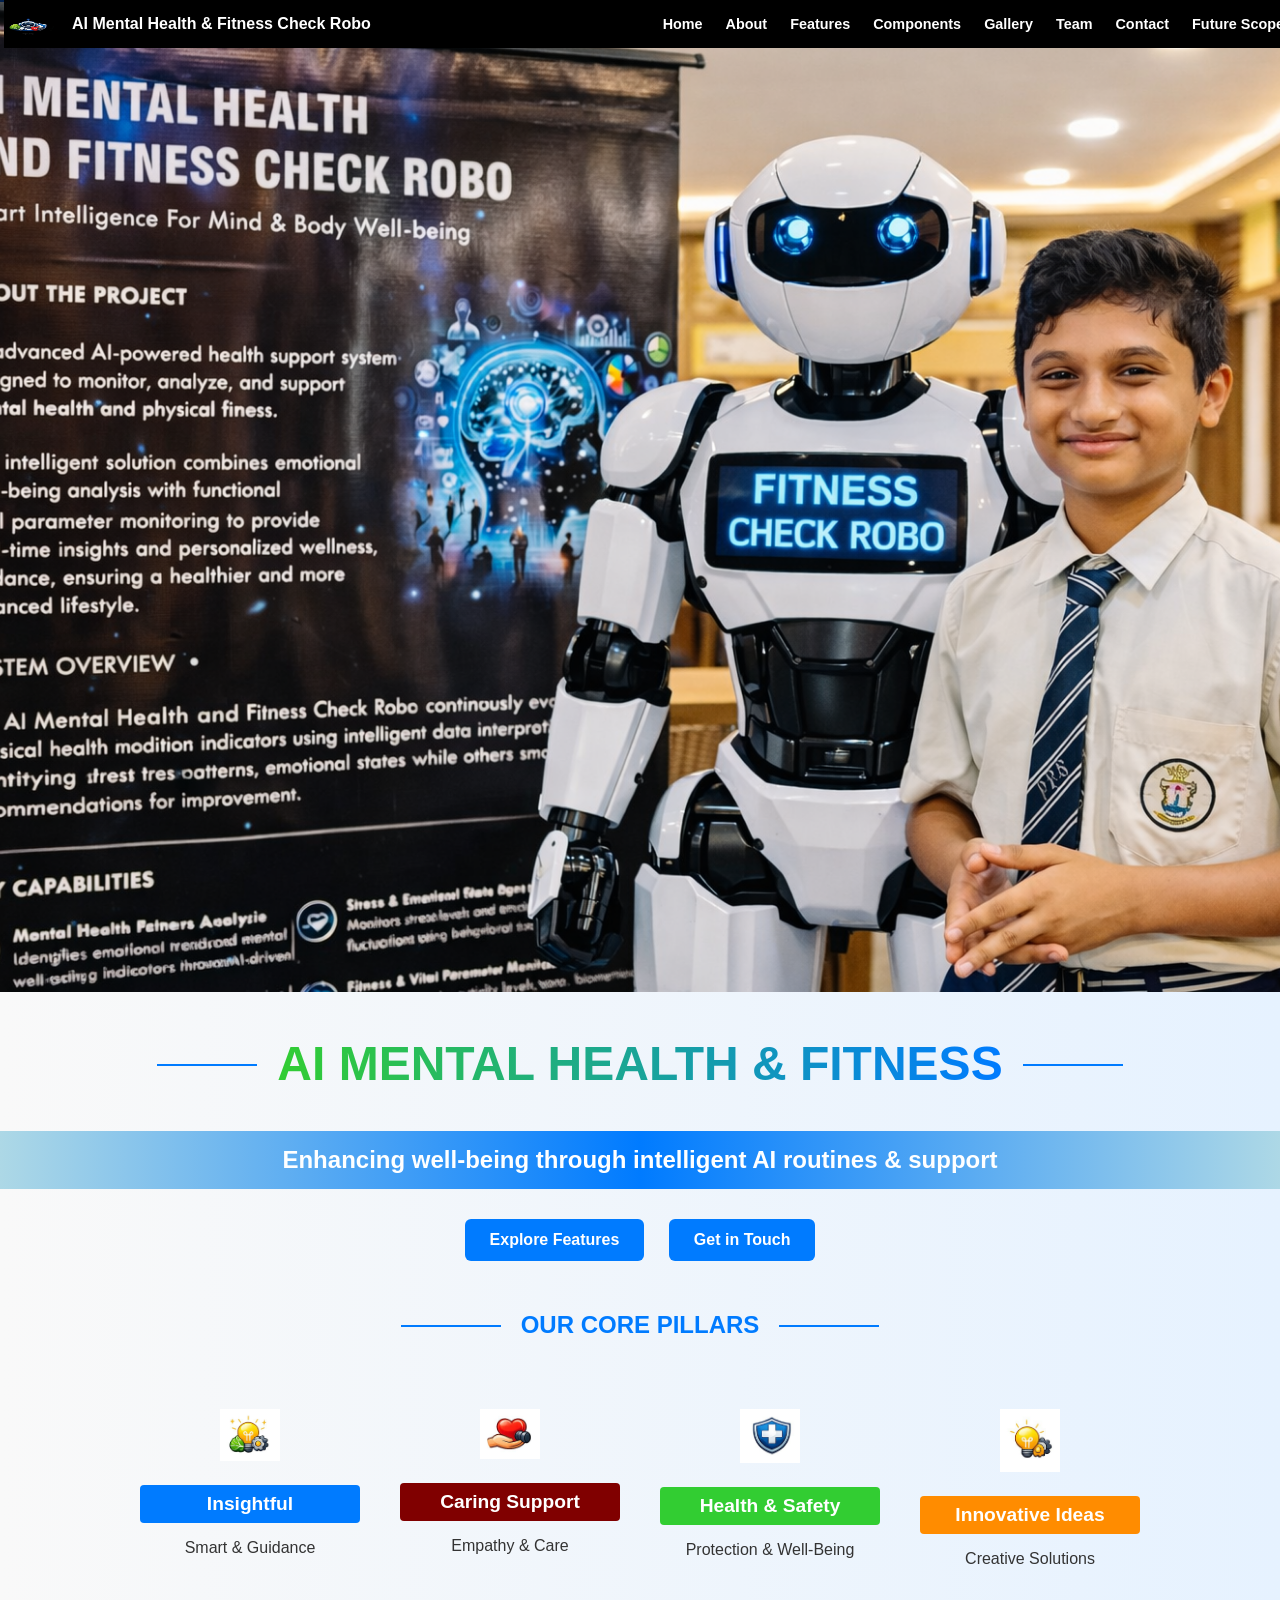
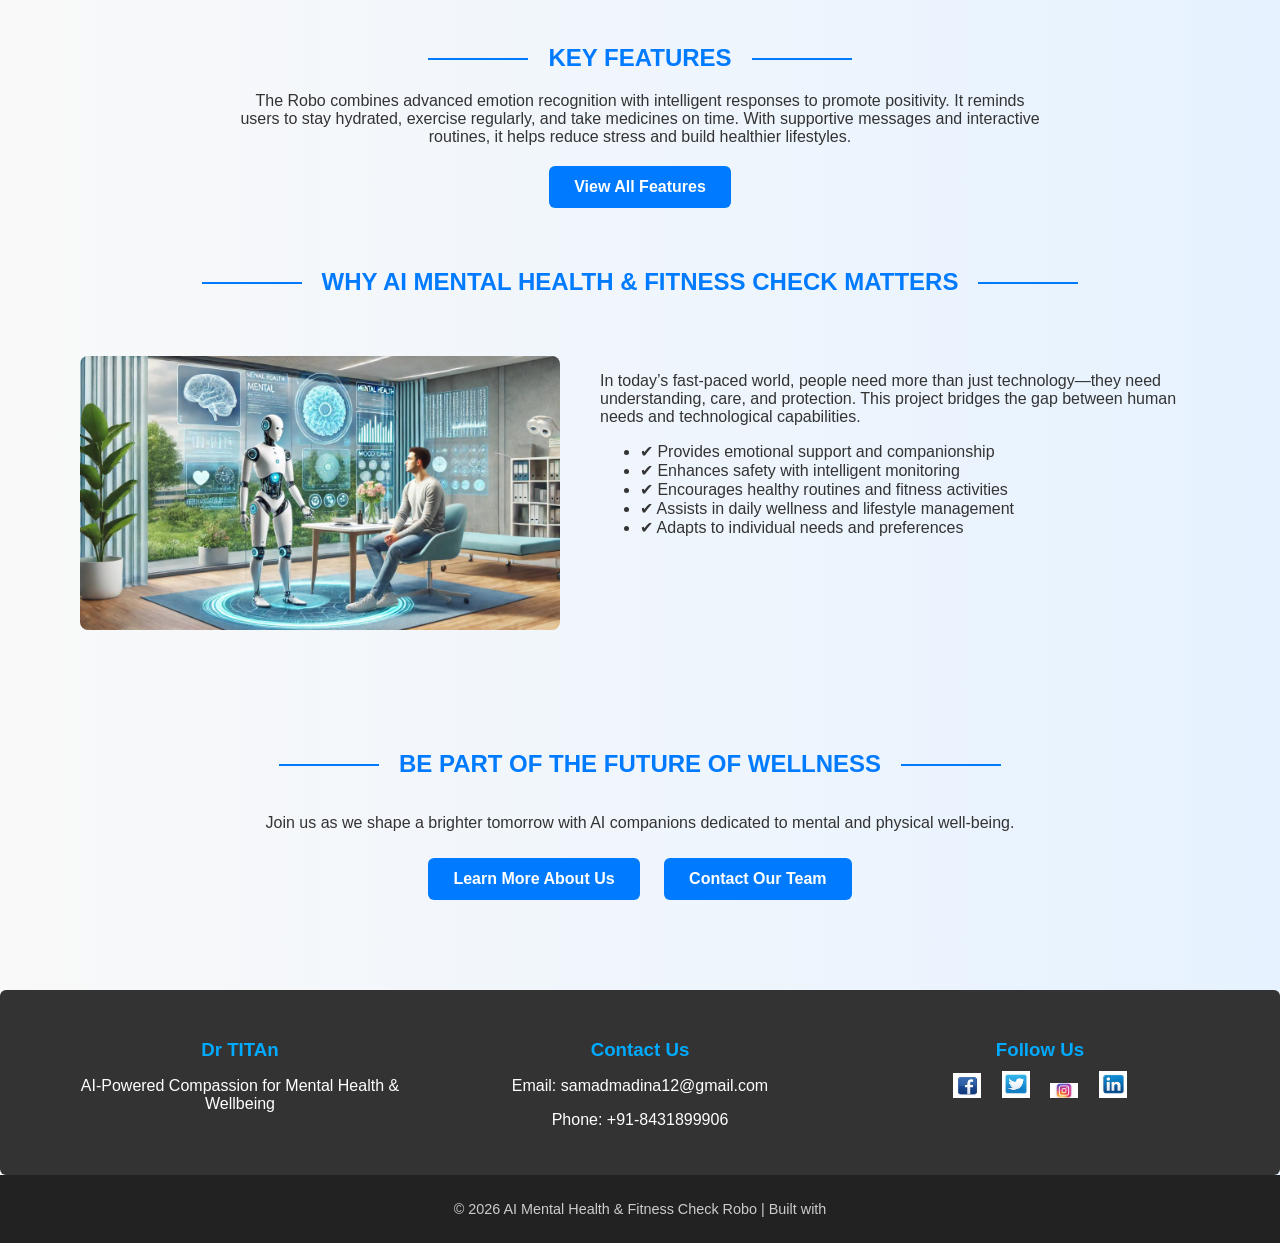
<file: index.html>
<!DOCTYPE html>
<html lang="en">
<head>
  <meta charset="UTF-8">
  <title>AI Mental Health & Fitness Check Robo</title>
  <style>
    body {
      margin: 0;
      font-family: 'Segoe UI', sans-serif;
      background: linear-gradient(to right, #f9f9f9, #e6f2ff); /* light white-blue gradient */
      color: #333;
    }
    /* Header */
    header {
      background-color: #001f4d;
      color: white;
      padding: 1px 4px;
      display: flex;
      justify-content: space-between;
      align-items: center;
    }
    header img { width: 50px; margin-right: 10px; }
    header .logo { display: flex; align-items: center; }
    header h1 { margin: 0; font-size: 1.3em; color: #fff; }
    nav a { color: white; margin-left: 20px; text-decoration: none; font-weight: bold; }

    /* Hero Section */
    .hero { text-align: center; padding: 0; }
    .hero img {
  width: 100%;
  height: 110vh;            /* fills 80% of the screen height */
  object-fit: cover;       /* ensures the image fills without distortion */
  object-position: center top; /* adjust to show more top */
  margin-bottom: 0;
}

    .hero h2 {
      font-size: 3em;
      background: linear-gradient(to right, #32CD32, #007BFF);
      -webkit-background-clip: text;
      -webkit-text-fill-color: transparent;
      font-weight: bold;
    }
    .tagline {
      background: linear-gradient(to right, #add8e6, #007BFF, #add8e6);
      color: white;
      font-size: 1.5em;
      font-weight: bold;
      padding: 15px;
      margin: 20px 0;
    }
    .hero-buttons a {
      display: inline-block;
      margin: 10px;
      padding: 12px 25px;
      border-radius: 6px;
      text-decoration: none;
      font-weight: bold;
      background-color: #007BFF;
      color: white;
      transition: background-color 0.3s;
    }
    .hero-buttons a:hover { background-color: #0056b3; }

    /* Section Headings */
    h2 {
      text-align: center;
      color: #007BFF;
      margin: 40px 0 20px;
      position: relative;
      display: inline-block;
    }
    h2::before, h2::after {
      content: "";
      position: absolute;
      top: 50%;
      width: 100px;
      height: 2px;
      background: #007BFF;
    }
    h2::before { left: -120px; }
    h2::after { right: -120px; }

    /* Core Pillars */
    .pillars { display: flex; flex-wrap: wrap; justify-content: center; margin-top: 30px; }
    .pillar { width: 220px; margin: 20px; text-align: center; }
    .pillar img { width: 60px; margin-bottom: 10px; }
    .pillar h3 {
      margin: 10px 0;
      font-size: 1.2em;
      color: white;
      padding: 8px;
      border-radius: 4px;
      transition: transform 0.3s, background-color 0.3s;
}

.pillar h3:hover {
  transform: scale(1.05);          /* slight zoom */
  background-color: #0056b3;       /* darker shade on hover */
  cursor: pointer;
    }
    .pillar.blue h3 { background-color: #007BFF; }
    .pillar.maroon h3 { background-color: #800000; }
    .pillar.green h3 { background-color: #32CD32; }
    .pillar.orange h3 { background-color: #FF8C00; }

    /* Features Button */
    .features-btn { text-align:center; }
    .features-btn a {
      display: inline-block;
      margin: 20px auto;
      padding: 12px 25px;
      border-radius: 6px;
      text-decoration: none;
      font-weight: bold;
      background-color: #007BFF;
      color: white;
      transition: background-color 0.3s;
    }
    .features-btn a:hover { background-color: #0056b3; }

    /* Why Section */
    .split-section {
      display: flex;
      align-items: flex-start;
      justify-content: center;
      gap: 40px;
      padding: 40px;
    }
    .split-section img { width: 40%; border-radius: 8px; }
    .split-text { width: 50%; text-align: left; }

    /* CTA */
    .cta { text-align: center; padding: 40px; }
    .cta a {
      display: inline-block;
      margin: 10px;
      padding: 12px 25px;
      border-radius: 6px;
      text-decoration: none;
      font-weight: bold;
      background-color: #007BFF;
      color: white;
      transition: background-color 0.3s;
    }
    .cta a:hover { background-color: #0056b3; }

    /* Footer */
    footer {
  background:#333;
  color:white;
  display:flex;
  justify-content:space-between;
  flex-wrap:wrap;
  max-width:1000px;
  margin:30px auto 0 auto;
  border-radius:6px;
  padding:13px 80px; /* top/bottom = 10px, left/right = 60px */
}
    footer div {
      text-align: center;
    }

    .copyright {
      text-align: center;
      padding: 10px;
      background: #eaeaea;
    }
  </style>
</head>
<body>
  <!-- Header -->
<header>
  <nav class="navbar">
    <!-- Left side: Logo + Title -->
    <div class="navbar-left">
      <img src="images/logo.jpeg" alt="Logo" class="logo">
      <span class="site-title">AI Mental Health & Fitness Check Robo</span>
    </div>

    <!-- Right side: Navigation links -->
    <ul class="navbar-right">
      <li><a href="index.html">Home</a></li>
      <li><a href="about.html">About</a></li>
      <li><a href="features.html">Features</a></li>
      <li><a href="components.html">Components</a></li>
      <li><a href="gallery.html">Gallery</a></li>
      <li><a href="team.html">Team</a></li>
      <li><a href="contact.html">Contact</a></li>
      <li><a href="future.html">Future Scope</a></li>
    </ul>
  </nav>
</header>

<style>
/* Navbar Styling */
.navbar {
  background: #000; /* black background */
  color: white;
  display: flex;
  justify-content: space-between; /* left logo/title and right nav */
  align-items: center;
  padding: 8px 0px;
  position: fixed;
  width: 100%;
  top: 0;
  z-index: 1000;
}

/* Left side: logo + title */
.navbar-left {
  display: flex;
  align-items: center;
  gap: 8px;
}
.logo {
  height: 32px;
  border-radius: 50%;
}
.site-title {
  font-size: 1em;
  font-weight: bold;
  white-space: nowrap;
}

/* Right side: navigation links */
.navbar-right {
  list-style: none;
  display: flex;
  gap: 3px; /* small spacing between links */
  margin: 0;
  padding: 0;
}
.navbar-right li a {
  color: white;
  text-decoration: none;
  font-size: 0.9em;
  font-weight: bold;
  transition: color 0.3s;
}
.navbar-right li a:hover {
  color: #00aaff; /* hover color */
}
</style>


</header>

<!-- Hero Banner -->
<section class="hero" id="home">
  <img src="images/hasen-landscape.png" alt="Robot Banner" class="hero-img">
  <h2>AI MENTAL HEALTH & FITNESS</h2>
  <div class="tagline">Enhancing well-being through intelligent AI routines & support</div>
  <div class="hero-buttons">
    <a href="features.html">Explore Features</a>
    <a href="contact.html">Get in Touch</a>
  </div>
</section>

<!-- Core Pillars -->
<section class="features" id="features">
  <div style="text-align:center;">
  <h2>OUR CORE PILLARS</h2>
  <div class="pillars">
    <div class="pillar blue">
      <img src="images/insightful.jpeg" alt="Insightful">
      <h3>Insightful</h3>
      <p>Smart & Guidance</p>
    </div>
    <div class="pillar maroon">
      <img src="images/caring.jpeg" alt="Caring Support">
      <h3>Caring Support</h3>
      <p>Empathy & Care</p>
    </div>
    <div class="pillar green">
      <img src="images/safety.jpeg" alt="Health & Safety">
      <h3>Health & Safety</h3>
      <p>Protection & Well-Being</p>
    </div>
    <div class="pillar orange">
      <img src="images/innovation.jpeg" alt="Innovative Ideas">
      <h3>Innovative Ideas</h3>
      <p>Creative Solutions</p>
    </div>
  </div>
</section>

<!-- Key Features -->
<section id="key-features">
  <div style="text-align:center;">
  <h2>KEY FEATURES</h2>
  <p style="text-align:center; max-width:800px; margin:auto;">
    The Robo combines advanced emotion recognition with intelligent responses to promote positivity. 
    It reminds users to stay hydrated, exercise regularly, and take medicines on time. 
    With supportive messages and interactive routines, it helps reduce stress and build healthier lifestyles.
  </p>
  <div class="features-btn">
    <a href="#allfeatures">View All Features</a>
  </div>
</section>

<!-- Why It Matters -->
<section id="why">
  <div style="text-align:center;">
  <h2>WHY AI MENTAL HEALTH & FITNESS CHECK MATTERS</h2>
  <div class="split-section">
    <img src="images/why1.png" alt="Why AI Mental Health">
    <div class="split-text">
      <p>
        In today’s fast-paced world, people need more than just technology—they need understanding, care, and protection. 
        This project bridges the gap between human needs and technological capabilities.
      </p>
      <ul>
        <li>✔ Provides emotional support and companionship</li>
        <li>✔ Enhances safety with intelligent monitoring</li>
        <li>✔ Encourages healthy routines and fitness activities</li>
        <li>✔ Assists in daily wellness and lifestyle management</li>
        <li>✔ Adapts to individual needs and preferences</li>
              </ul>
    </div>
  </div>
</section>

<!-- Call to Action -->
<section class="cta">
  <h2>BE PART OF THE FUTURE OF WELLNESS</h2>
  <p>Join us as we shape a brighter tomorrow with AI companions dedicated to mental and physical well-being.</p>
  <a href="about.html">Learn More About Us</a>
  <a href="contact.html">Contact Our Team</a>
</section>

<!-- Footer -->
<footer>
  <div class="footer-section">
    <h3>Dr TITAn</h3>
    <p>AI-Powered Compassion for Mental Health & Wellbeing</p>
  </div>
  <div class="footer-section">
    <h3>Contact Us</h3>
    <p>Email: samadmadina12@gmail.com</p>
    <p>Phone: +91-8431899906</p>
  </div>
  <div class="footer-section">
    <h3>Follow Us</h3>
    <div class="social-icons">
      <a href="#"><img src="images/facebook.jpeg" alt="Facebook"></a>
      <a href="#"><img src="images/twitter.jpeg" alt="Twitter"></a>
      <a href="#"><img src="images/instagram.jpg" alt="Instagram"></a>
      <a href="#"><img src="images/linkedin.jpeg" alt="LinkedIn"></a>
    </div>
  </div>
</footer>
<div class="copyright">
  <p>© 2026 AI Mental Health & Fitness Check Robo | Built with <i class="fas fa-robot"></i></p>
</div>

<style>
footer {
  background: #333;
  color: white;
  display: flex;
  justify-content: space-around;
  align-items: flex-start;
  flex-wrap: wrap;
  padding: 20px 40px;
  border-radius: 6px;
  max-width: 1200px;
  margin: 40px auto 0 auto;
}

.footer-section {
  flex: 1;
  min-width: 220px;
  margin: 10px;
  text-align: center;
}

.footer-section h3 {
  margin-bottom: 10px;
  color: #00aaff;
}

.social-icons img {
  width: 28px;
  margin: 0 8px;
  transition: transform 0.3s ease;
}

.social-icons img:hover {
  transform: scale(1.2);
}

.copyright {
  text-align: center;
  padding: 12px;
  background: #222;
  color: #ccc;
  font-size: 0.9em;
}
</style>
</file>
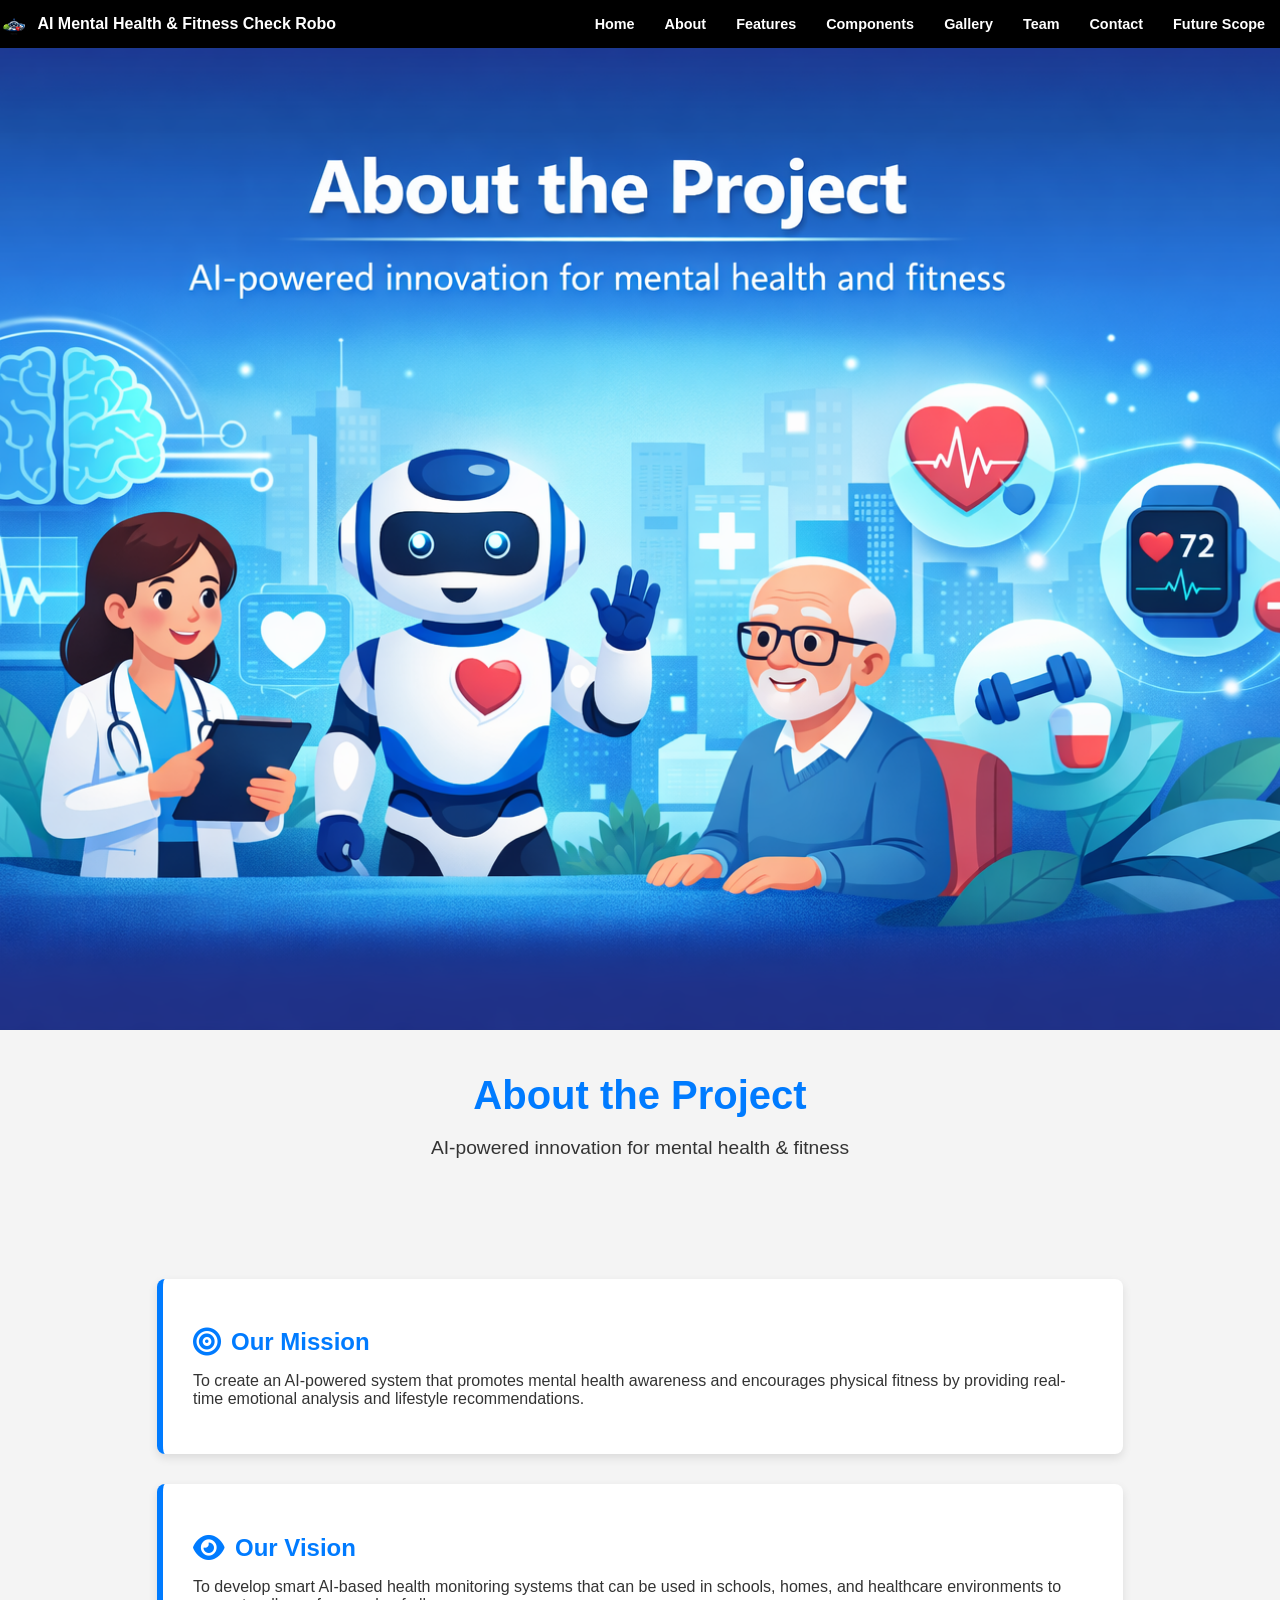
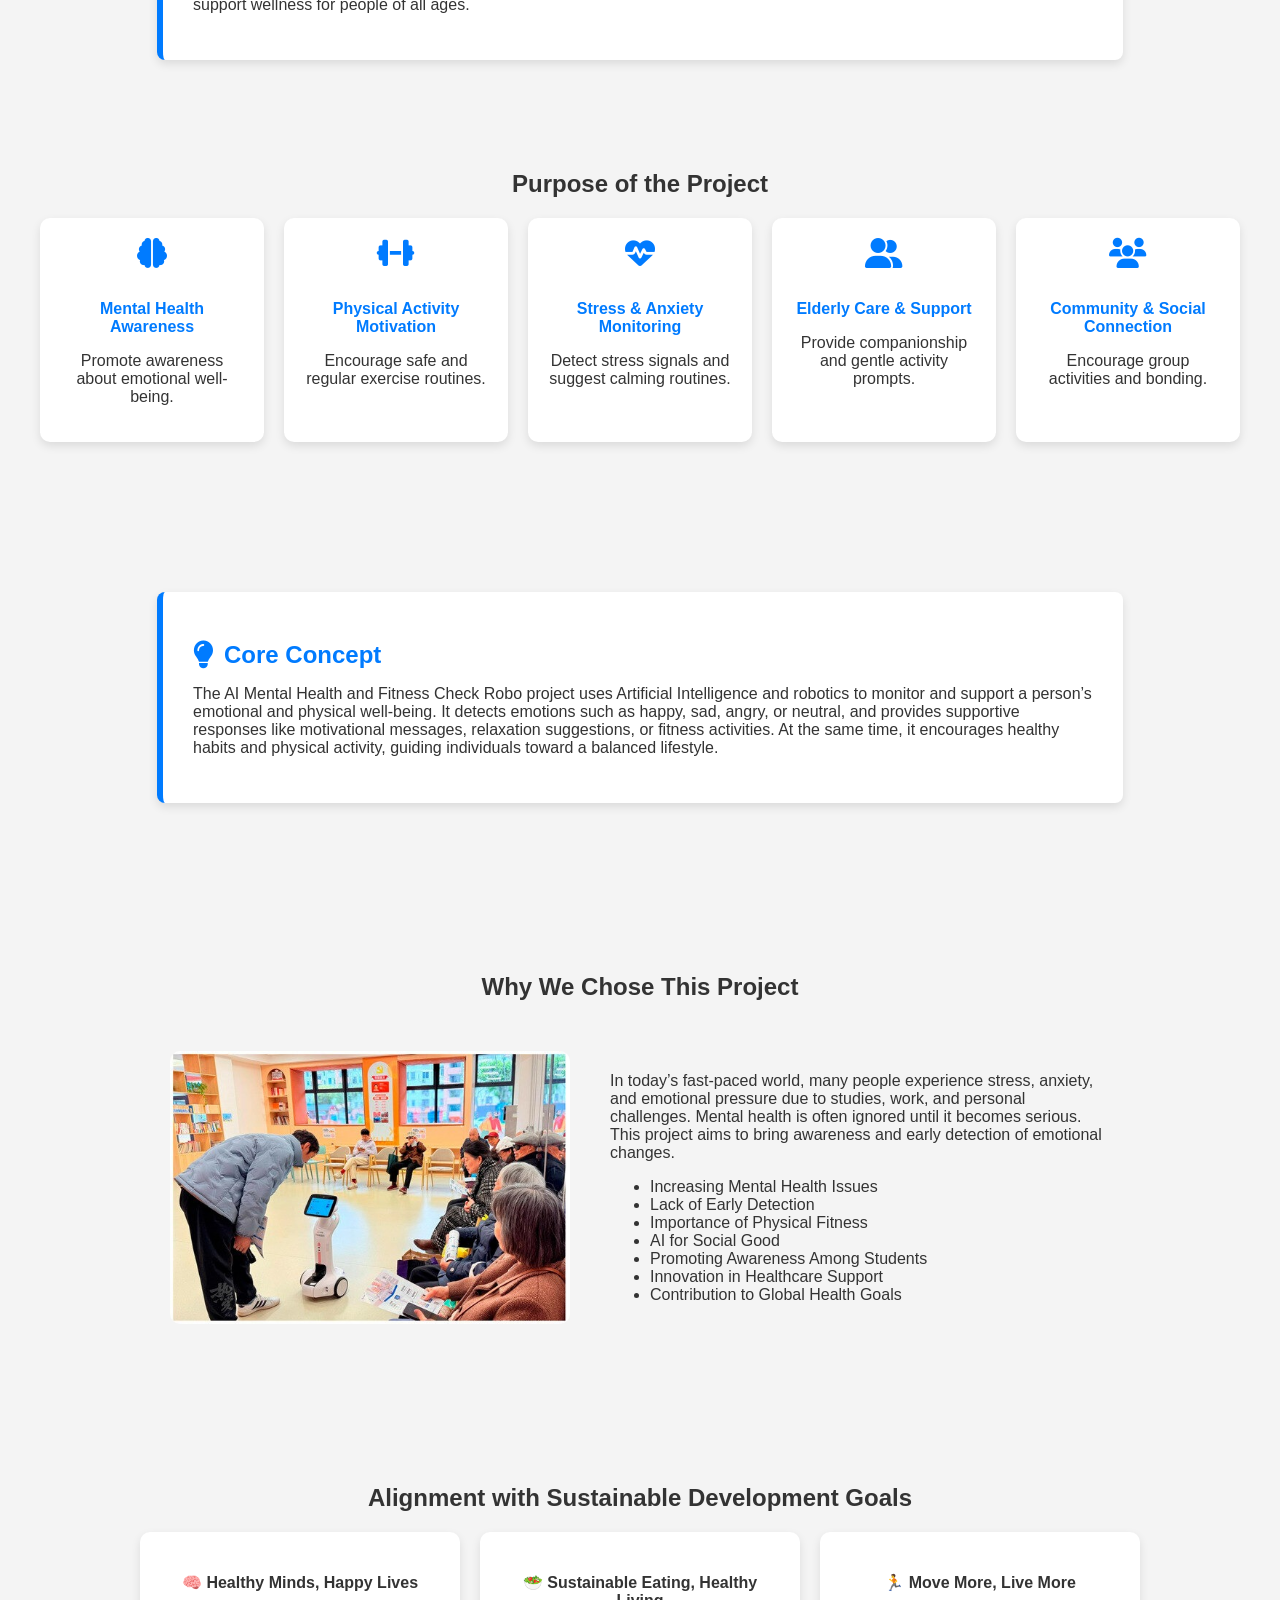
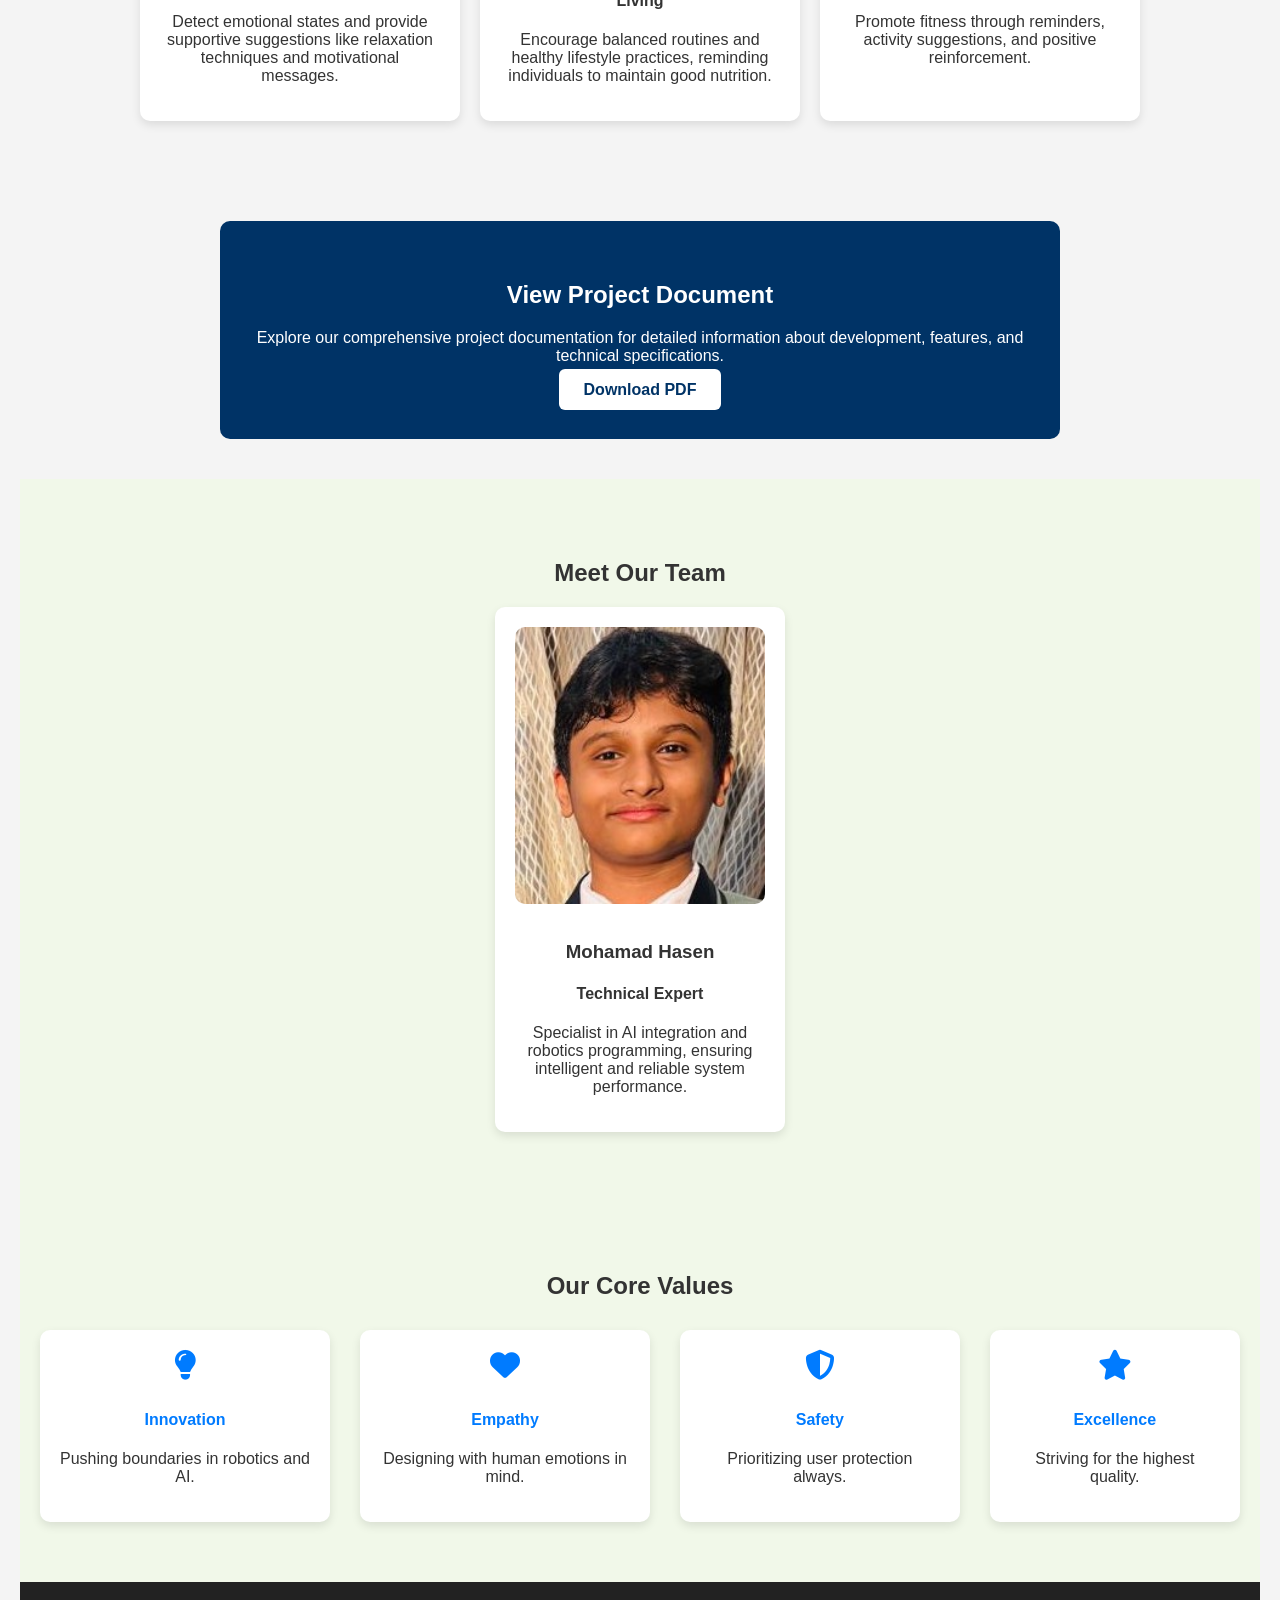
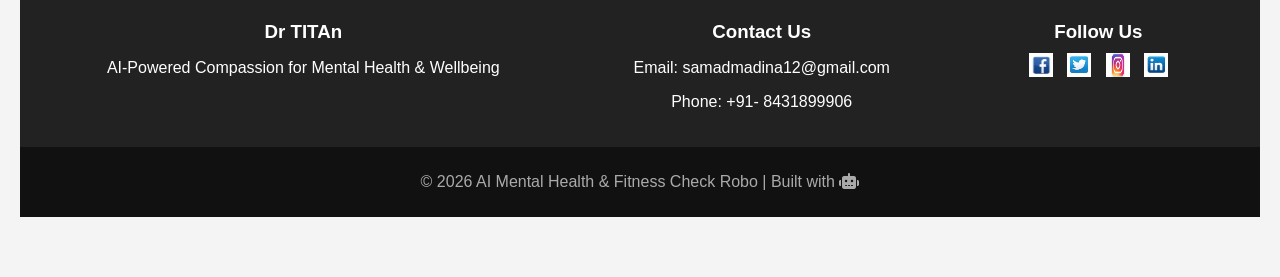
<file: about.html>
<!DOCTYPE html>
<html lang="en">
<head>
  <meta charset="UTF-8">
  <title>About - AI Mental Health & Fitness Check Robo</title>
  <link rel="stylesheet" href="https://cdnjs.cloudflare.com/ajax/libs/font-awesome/6.5.0/css/all.min.css">
  <style>
    body { margin:0; font-family:Arial,sans-serif; background:#f4f4f4; color:#333; }
    nav { background:#222; color:white; display:flex; justify-content:space-between; align-items:center; padding:15px 30px; position:fixed; width:100%; top:0; z-index:1000; }
    nav .logo { font-size:1.2em; font-weight:bold; }
    nav ul { list-style:none; display:flex; margin:0; padding:0; }
    nav ul li { margin:0 15px; }
    nav ul li a { color:white; text-decoration:none; font-weight:bold; }
    nav ul li a:hover { color:#00bfff; }

    header {  
      background:url('images/about-banner.png') no-repeat center center/cover;
      height:110vh; 
      display:flex; 
      flex-direction:column; 
      justify-content:flex-end; 
      align-items:center; 
      text-align:center; 
      color:white; 
      padding-bottom:40px; 
    }
    header h1 { font-size:2.5em; margin-bottom:10px; background:rgba(0,0,0,0.5); padding:10px 20px; border-radius:8px; }
    header p { font-size:1.2em; background:rgba(0,0,0,0.4); padding:8px 15px; border-radius:6px; }

    section { padding:60px 20px; text-align:center; }
    .highlight-block {
      background:white;
      border-left:6px solid #007BFF;
      border-radius:8px;
      box-shadow:0 4px 10px rgba(0,0,0,0.1);
      margin:30px auto;
      max-width:900px;
      padding:30px;
      text-align:left;
    }
    .highlight-block h2 { color:#007BFF; margin-bottom:15px; display:flex; align-items:center; }
    .highlight-block i { font-size:28px; color:#007BFF; margin-right:10px; }

    .purpose-grid { display:flex; justify-content:center; flex-wrap:wrap; gap:20px; margin-top:20px; }
    .purpose-card {
      background:white;
      border-radius:10px;
      box-shadow:0 4px 10px rgba(0,0,0,0.1);
      padding:20px;
      max-width:250px;
      flex:1;
      text-align:center;
      transition:transform 0.3s, box-shadow 0.3s;
    }
    .purpose-card:hover { transform:translateY(-8px); box-shadow:0 6px 15px rgba(0,0,0,0.2); }
    .purpose-card i { font-size:30px; color:#007BFF; margin-bottom:10px; }
    .purpose-card h4 { color:#007BFF; margin-bottom:10px; }

    .sdg-card {
      background:white;
      border-radius:10px;
      box-shadow:0 4px 10px rgba(0,0,0,0.1);
      padding:20px;
      max-width:280px;
      flex:1;
      text-align:center;
      transition:transform 0.3s, box-shadow 0.3s;
    }
    .sdg-card:hover { transform:scale(1.05); box-shadow:0 6px 15px rgba(0,0,0,0.2); }

    .team-card {
      background:white; border-radius:10px; box-shadow:0 4px 10px rgba(0,0,0,0.1);
      padding:20px; max-width:250px; margin:auto;
    }
    .team-card img { width:100%; border-radius:10px; margin-bottom:15px; }

    .core-value-card {
      background:white; border-radius:10px; box-shadow:0 4px 10px rgba(0,0,0,0.1);
      padding:20px; max-width:250px; transition:transform 0.3s, box-shadow 0.3s;
    }
    .core-value-card:hover { transform:translateY(-8px); box-shadow:0 6px 15px rgba(0,0,0,0.2); }

    footer { background:#222; color:white; display:flex; justify-content:space-around; padding:20px; flex-wrap:wrap; }
    footer h3 { margin-bottom:10px; }
    .social-icons a img { width:24px; height:24px; margin:0 5px; }
    .copyright { background:#111; color:#aaa; text-align:center; padding:10px; }
  </style>
</head>
<body>
 <!-- Header -->
<header>
  <nav class="navbar">
    <!-- Left side: Logo + Title -->
    <div class="navbar-left">
      <img src="images/logo.jpeg" alt="Logo" class="logo">
      <span class="site-title">AI Mental Health & Fitness Check Robo</span>
    </div>

    <!-- Right side: Navigation links -->
    <ul class="navbar-right">
      <li><a href="index.html">Home</a></li>
      <li><a href="about.html">About</a></li>
      <li><a href="features.html">Features</a></li>
      <li><a href="components.html">Components</a></li>
      <li><a href="gallery.html">Gallery</a></li>
      <li><a href="team.html">Team</a></li>
      <li><a href="contact.html">Contact</a></li>
      <li><a href="future.html">Future Scope</a></li>
    </ul>
  </nav>
</header>

<style>
/* Navbar Styling */
.navbar {
  background: #000; /* black background */
  color: white;
  display: flex;
  justify-content: space-between; /* left logo/title and right nav */
  align-items: center;
  padding: 8px 20px;
  position: fixed;
  width: 100%;
  top: 0;
  z-index: 1000;
}

/* Left side: logo + title */
.navbar-left {
  display: flex;
  align-items: center;
  gap: 8px;
}
.logo {
  height: 32px;
  border-radius: 50%;
}
.site-title {
  font-size: 1em;
  font-weight: bold;
  white-space: nowrap;
}

/* Right side: navigation links */
.navbar-right {
  list-style: none;
  display: flex;
  gap: 0px; /* small spacing between links */
  margin: 0;
  padding: 0;
}
.navbar-right li a {
  color: white;
  text-decoration: none;
  font-size: 0.9em;
  font-weight: bold;
  transition: color 0.3s;
}
.navbar-right li a:hover {
  color: #00aaff; /* hover color */
}
</style>


<!-- Heading below the image -->
<section style="padding:10px 10px; text-align:center;">
  <h1 style="font-size:2.5em; color:#007BFF; margin-bottom:10px;">About the Project</h1>
  <p style="font-size:1.2em; color:#333;">
    AI-powered innovation for mental health & fitness
  </p>
</section>

  <!-- Mission & Vision -->
  <section>
    <div class="highlight-block">
      <h2><i class="fas fa-bullseye"></i> Our Mission</h2>
      <p>To create an AI-powered system that promotes mental health awareness and encourages physical fitness by providing real-time emotional analysis and lifestyle recommendations.</p>
    </div>
    <div class="highlight-block">
      <h2><i class="fas fa-eye"></i> Our Vision</h2>
      <p>To develop smart AI-based health monitoring systems that can be used in schools, homes, and healthcare environments to support wellness for people of all ages.</p>
    </div>
  
  <!-- Purpose -->
  <section>
    <h2>Purpose of the Project</h2>
    <div class="purpose-grid">
      <div class="purpose-card"><i class="fas fa-brain"></i><h4>Mental Health Awareness</h4><p>Promote awareness about emotional well-being.</p></div>
      <div class="purpose-card"><i class="fas fa-dumbbell"></i><h4>Physical Activity Motivation</h4><p>Encourage safe and regular exercise routines.</p></div>
      <div class="purpose-card"><i class="fas fa-heartbeat"></i><h4>Stress & Anxiety Monitoring</h4><p>Detect stress signals and suggest calming routines.</p></div>
      <div class="purpose-card"><i class="fas fa-user-friends"></i><h4>Elderly Care & Support</h4><p>Provide companionship and gentle activity prompts.</p></div>
      <div class="purpose-card"><i class="fas fa-users"></i><h4>Community & Social Connection</h4><p>Encourage group activities and bonding.</p></div>
    </div>
  </section>

  <!-- Core Concept -->
  <section>
    <div class="highlight-block">
      <h2><i class="fas fa-lightbulb"></i> Core Concept</h2>
      <p>The AI Mental Health and Fitness Check Robo project uses Artificial Intelligence and robotics to monitor and support a person’s emotional and physical well-being. It detects emotions such as happy, sad, angry, or neutral, and provides supportive responses like motivational messages, relaxation suggestions, or fitness activities. At the same time, it encourages healthy habits and physical activity, guiding individuals toward a balanced lifestyle.</p>
    </div>
  </section>

  <!-- Why We Chose -->
<section>
  <h2>Why We Chose This Project</h2>
  <div style="display:flex; justify-content:center; align-items:center; flex-wrap:wrap; margin-top:30px;">
    <img src="images/why.jpeg" alt="Why We Chose" style="max-width:400px; border-radius:10px; margin:20px;">
    <div style="max-width:500px; margin:20px; text-align:left;">
      <p>In today’s fast-paced world, many people experience stress, anxiety, and emotional pressure due to studies, work, and personal challenges. Mental health is often ignored until it becomes serious. This project aims to bring awareness and early detection of emotional changes.</p>
      <ul>
        <li>Increasing Mental Health Issues</li>
        <li>Lack of Early Detection</li>
        <li>Importance of Physical Fitness</li>
        <li>AI for Social Good</li>
        <li>Promoting Awareness Among Students</li>
        <li>Innovation in Healthcare Support</li>
        <li>Contribution to Global Health Goals</li>
      </ul>
    </div>
  </div>
</section>

 <!-- SDG Alignment -->
<section>
  <h2>Alignment with Sustainable Development Goals</h2>
  <div class="sdg-grid" style="display:flex; justify-content:center; gap:20px; flex-wrap:nowrap;">
    <div class="sdg-card">
      <h4>🧠 Healthy Minds, Happy Lives</h4>
      <p>Detect emotional states and provide supportive suggestions like relaxation techniques and motivational messages.</p>
    </div>
    <div class="sdg-card">
      <h4>🥗 Sustainable Eating, Healthy Living</h4>
      <p>Encourage balanced routines and healthy lifestyle practices, reminding individuals to maintain good nutrition.</p>
    </div>
    <div class="sdg-card">
      <h4>🏃 Move More, Live More</h4>
      <p>Promote fitness through reminders, activity suggestions, and positive reinforcement.</p>
    </div>
  </div>
</section>

  <!-- View Project Document -->
<section style="background:#003366; color:white; padding:40px 20px; border-radius:10px; max-width:800px; margin:40px auto; text-align:center;">
  <h2>View Project Document</h2>
  <p>Explore our comprehensive project documentation for detailed information about development, features, and technical specifications.</p>
  <a href="documents/project-document.pdf" download style="background:white; color:#003366; padding:12px 25px; border-radius:6px; text-decoration:none; font-weight:bold;">Download PDF</a>
</section>

  <!-- Meet Our Team -->
  <section style="background:#f1f8e9; padding:60px 20px; text-align:center;">
    <h2>Meet Our Team</h2>
    <div class="team-card">
      <img src="images/developer.jpeg" alt="Mohamad Hasen">
      <h3>Mohamad Hasen</h3>
      <h4>Technical Expert</h4>
      <p>Specialist in AI integration and robotics programming, ensuring intelligent and reliable system performance.</p>
    </div>
  </section>

 
<!-- Core Values -->
<section style="background:#f1f8e9; padding:60px 20px; text-align:center;">
  <h2>Our Core Values</h2>
  <div style="display:flex; justify-content:center; gap:30px; flex-wrap:nowrap; margin-top:30px;">
    <div class="core-value-card">
      <i class="fas fa-lightbulb" style="font-size:30px; color:#007BFF; margin-bottom:10px;"></i>
      <h4 style="color:#007BFF;">Innovation</h4>
      <p>Pushing boundaries in robotics and AI.</p>
    </div>
    <div class="core-value-card">
      <i class="fas fa-heart" style="font-size:30px; color:#007BFF; margin-bottom:10px;"></i>
      <h4 style="color:#007BFF;">Empathy</h4>
      <p>Designing with human emotions in mind.</p>
    </div>
    <div class="core-value-card">
      <i class="fas fa-shield-alt" style="font-size:30px; color:#007BFF; margin-bottom:10px;"></i>
      <h4 style="color:#007BFF;">Safety</h4>
      <p>Prioritizing user protection always.</p>
    </div>
    <div class="core-value-card">
      <i class="fas fa-star" style="font-size:30px; color:#007BFF; margin-bottom:10px;"></i>
      <h4 style="color:#007BFF;">Excellence</h4>
      <p>Striving for the highest quality.</p>
    </div>
  </div>
</section>

  <!-- Footer -->
<footer>
  <div>
    <h3>Dr TITAn</h3>
    <p>AI-Powered Compassion for Mental Health & Wellbeing</p>
  </div>
  <div>
    <h3>Contact Us</h3>
    <p>Email: samadmadina12@gmail.com</p>
    <p>Phone: +91- 8431899906</p>
  </div>
  <div>
    <h3>Follow Us</h3>
    <div class="social-icons">
      <a href="#" class="facebook"><img src="images/facebook.jpeg" alt="Facebook" /></a>
      <a href="#" class="twitter"><img src="images/twitter.jpeg" alt="Twitter" /></a>
      <a href="#" class="instagram"><img src="images/instagram.jpg" alt="Instagram" /></a>
      <a href="#" class="linkedin"><img src="images/linkedin.jpeg" alt="LinkedIn" /></a>
    </div>
  </div>
</footer>
<div class="copyright">
  <p>© 2026 AI Mental Health & Fitness Check Robo | Built with <i class="fas fa-robot"></i></p>
</div>

</body>
</html>
</file>
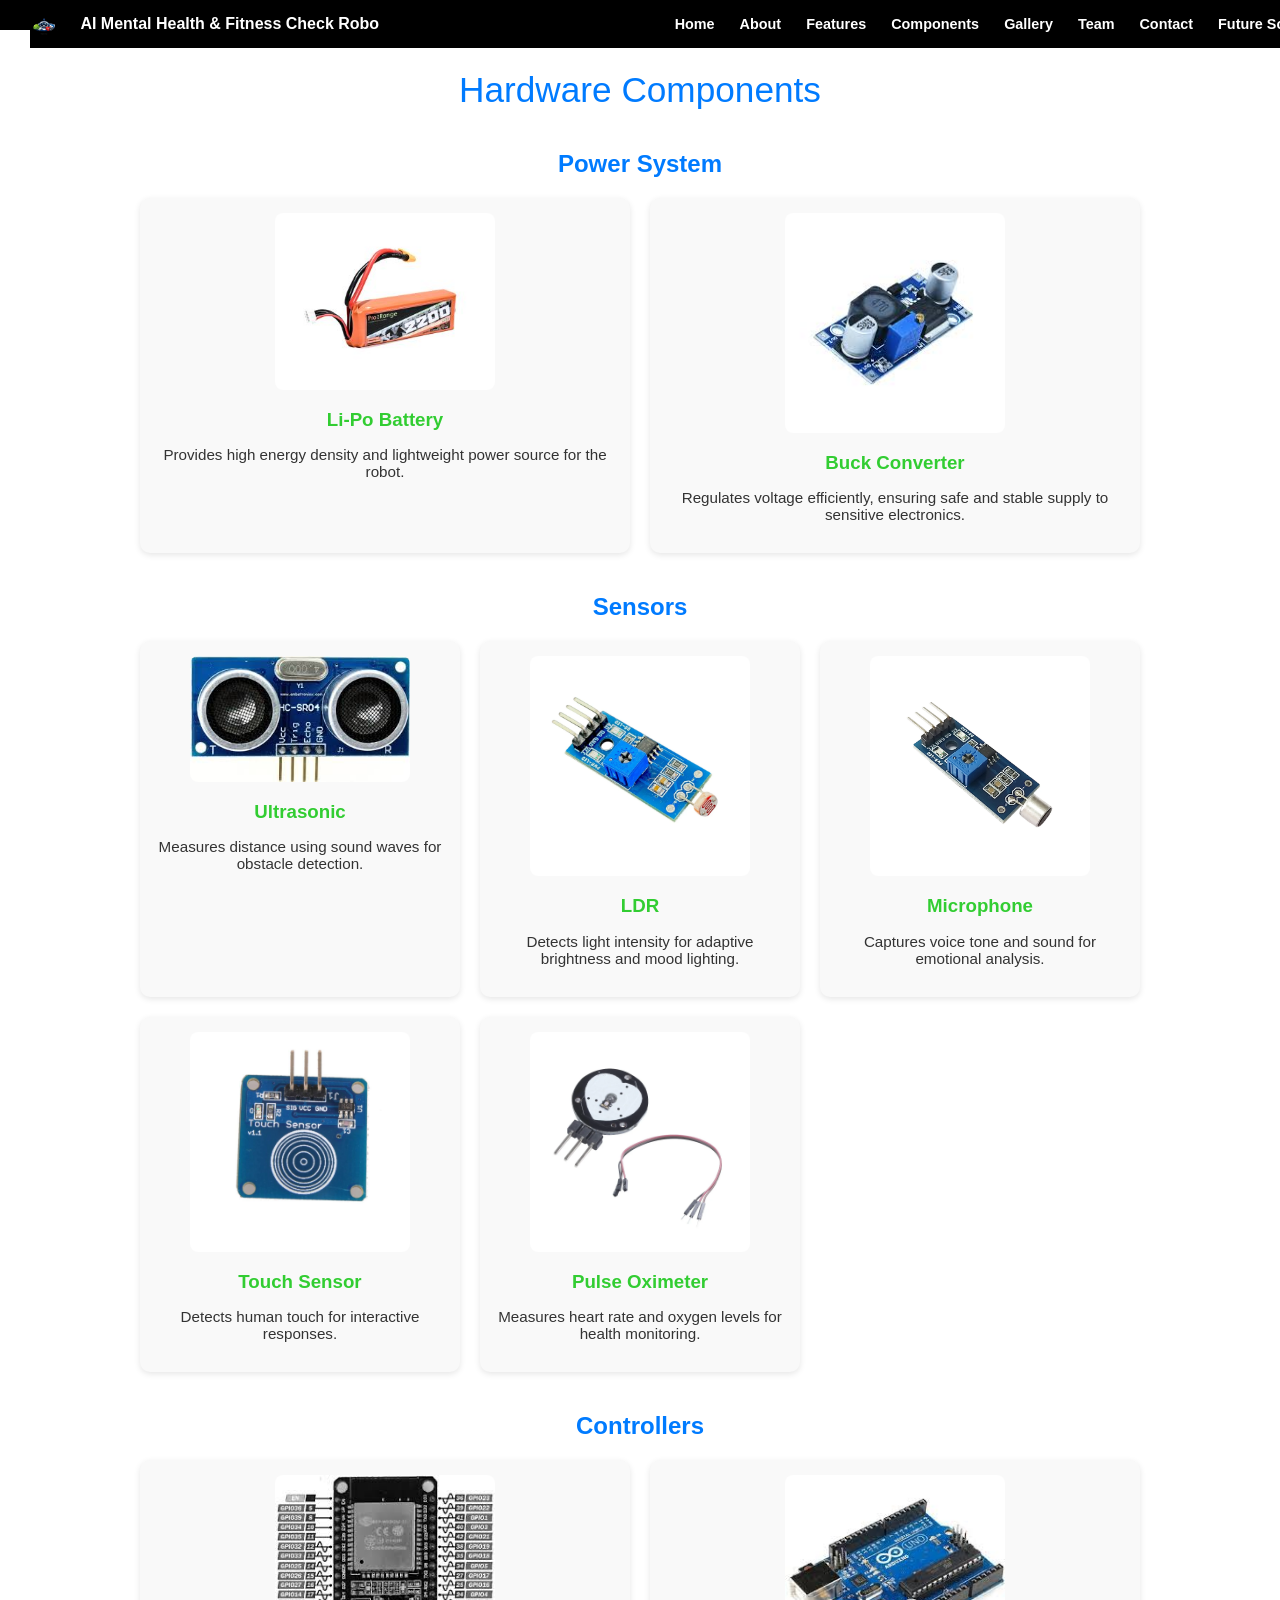
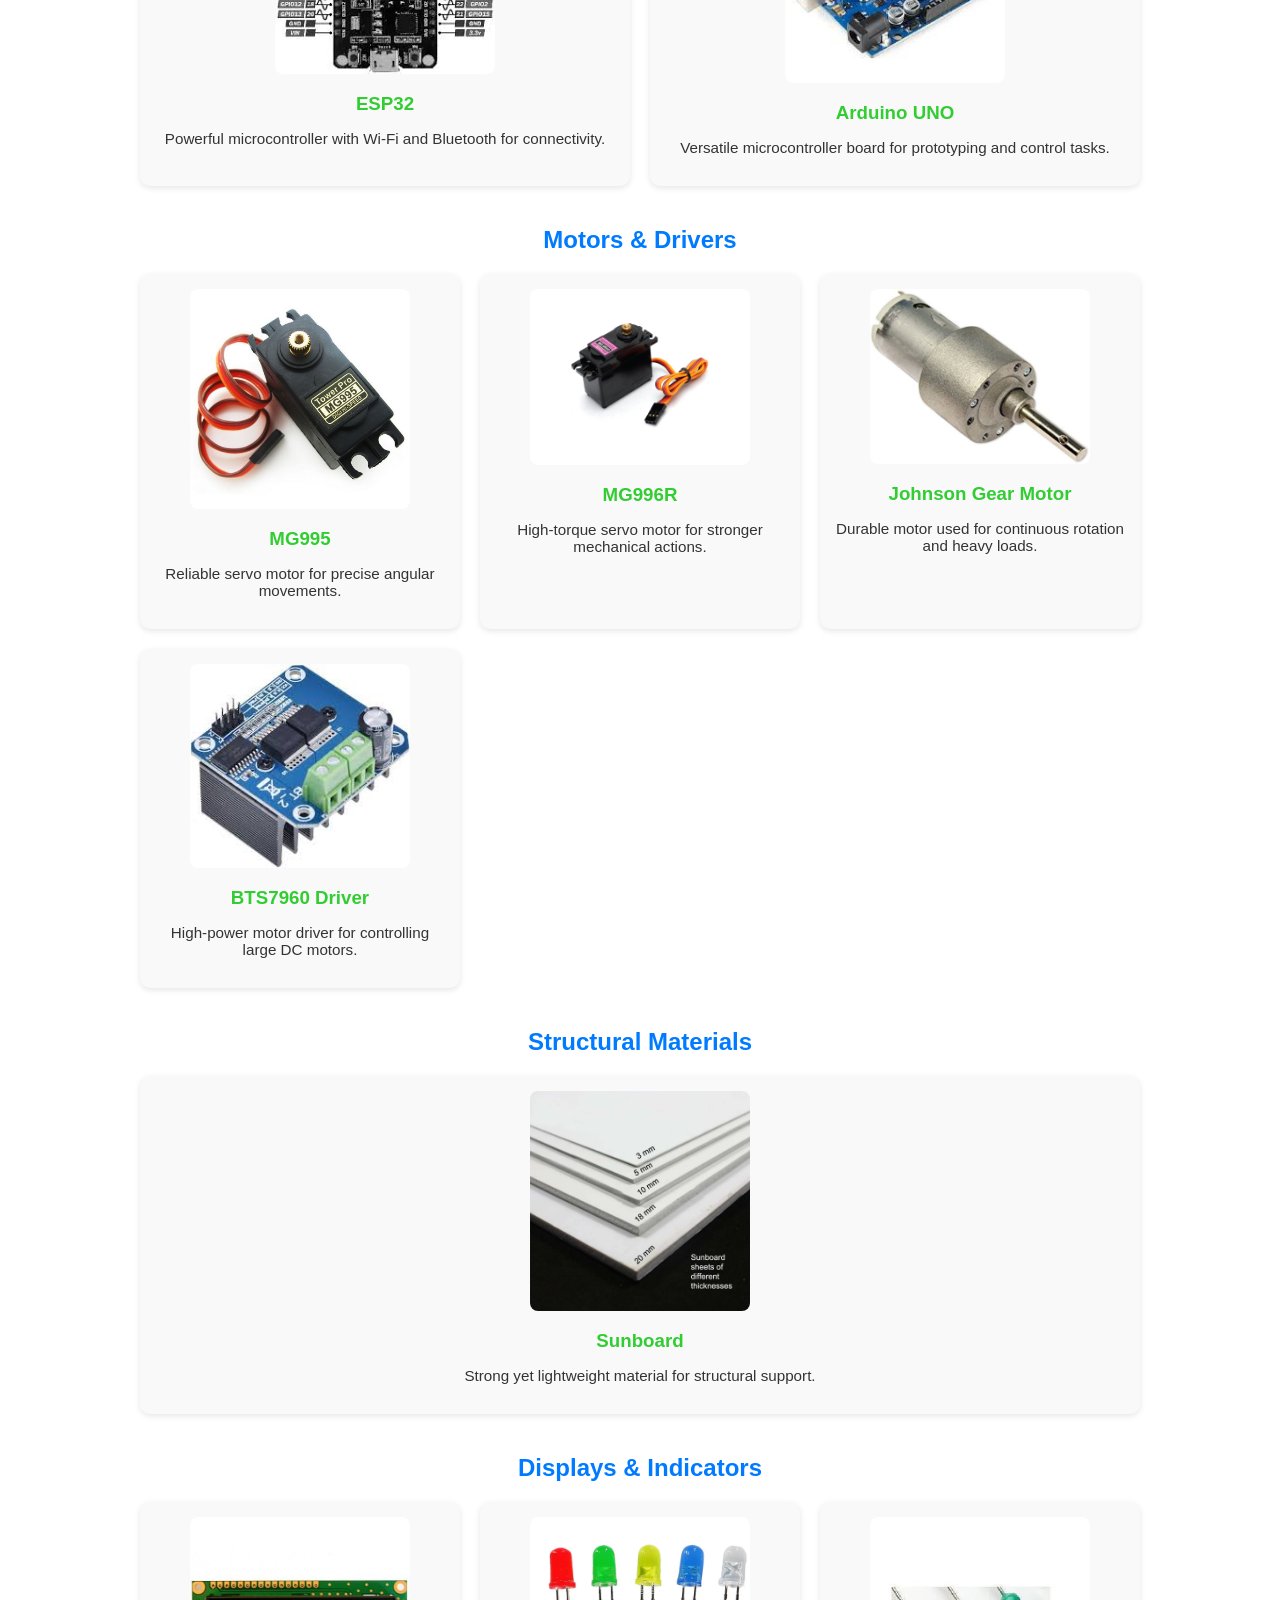
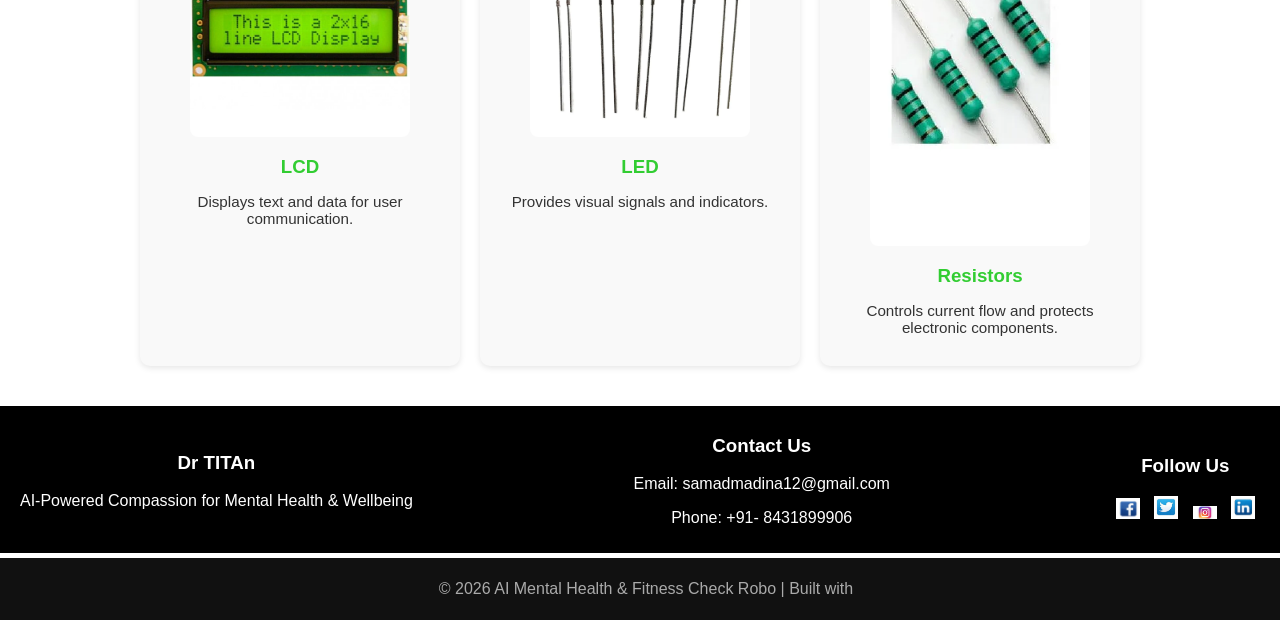
<file: components.html>
<!DOCTYPE html>
<html lang="en">
<head>
  <meta charset="UTF-8">
  <title>Components - AI Mental Health & Fitness Check Robo</title>
  <style>
    body {
      margin: 0;
      font-family: 'Segoe UI', sans-serif;
      background: #ffffff;
      color: #333;
    }

    /* Header */
    header {
      background-color: #000;
      color: white;
      padding: 15px 30px;
      display: flex;
      justify-content: space-between;
      align-items: center;
    }
    header .logo { display: flex; align-items: center; }
    header img { height: 70px; margin-right: 15px; }
    header h1 { font-size: 1.5em; margin: 0; }
    nav ul { list-style:none; display:flex; margin:0; padding:0; gap:20px; }
    nav ul li a { color:white; text-decoration:none; font-weight:bold; }
    nav ul li a:hover { color:#32CD32; }

    /* Page Title */
    .page-title {
      text-align: center;
      margin: 40px 0 20px;
      font-size: 2.2em;
      color: #007BFF;
    }

    /* Component Sections */
    .component-section {
      max-width: 1000px;
      margin: 40px auto;
    }
    .component-section h2 {
      text-align: center;
      color: #007BFF;
      margin-bottom: 20px;
    }
    .component-grid {
      display: grid;
      grid-template-columns: repeat(auto-fit, minmax(250px, 1fr));
      gap: 20px;
    }
    .sub-component {
      background: #f9f9f9;
      padding: 15px;
      border-radius: 10px;
      box-shadow: 0 2px 6px rgba(0,0,0,0.1);
      text-align: center;
    }
    .sub-component img {
      width: 100%;
      max-width: 220px;
      border-radius: 8px;
      margin-bottom: 10px;
    }
    .sub-component h3 {
      color: #32CD32;
      margin: 5px 0;
    }
    .sub-component p {
      font-size: 0.95em;
    }

    /* Footer */
    footer {
      background:#000;
      color:white;
      padding:10px 20px;
      display:flex;
      justify-content:space-between;
      flex-wrap:wrap;
      align-items:center;
    }
    footer div { text-align:center; }
    .social-icons img { width:24px; margin:0 5px; }
    .quick-links a { color:#aaa; margin:0 8px; text-decoration:none; }
    .quick-links a:hover { color:#32CD32; }
    .copyright {
      width:100%;
      text-align:center;
      background:#111;
      color:#aaa;
      padding:6px;
      margin-top:5px;
    }
  </style>
</head>
<body>

<!-- Header -->
<header>
  <nav class="navbar">
    <!-- Left side: Logo + Title -->
    <div class="navbar-left">
      <img src="images/logo.jpeg" alt="Logo" class="logo">
      <span class="site-title">AI Mental Health & Fitness Check Robo</span>
    </div>

    <!-- Right side: Navigation links -->
    <ul class="navbar-right">
      <li><a href="index.html">Home</a></li>
      <li><a href="about.html">About</a></li>
      <li><a href="features.html">Features</a></li>
      <li><a href="components.html">Components</a></li>
      <li><a href="gallery.html">Gallery</a></li>
      <li><a href="team.html">Team</a></li>
      <li><a href="contact.html">Contact</a></li>
      <li><a href="future.html">Future Scope</a></li>
    </ul>
  </nav>
</header>

<style>
/* Navbar Styling */
.navbar {
  background: #000; /* black background */
  color: white;
  display: flex;
  justify-content: space-between; /* left logo/title and right nav */
  align-items: center;
  padding: 8px 0px;
  position: fixed;
  width: 100%;
  top: 0;
  z-index: 1000;
}

/* Left side: logo + title */
.navbar-left {
  display: flex;
  align-items: center;
  gap: 6px;
}
.logo {
  height: 32px;
  border-radius: 50%;
}
.site-title {
  font-size: 1em;
  font-weight: bold;
  white-space: nowrap;
}

/* Right side: navigation links */
.navbar-right {
  list-style: none;
  display: flex;
  gap: 25px; /* small spacing between links */
  margin: 0;
  padding: 0;
}
.navbar-right li a {
  color: white;
  text-decoration: none;
  font-size: 0.9em;
  font-weight: bold;
  transition: color 0.3s;
}
.navbar-right li a:hover {
  color: #00aaff; /* hover color */
}
</style>


<!-- Page Title -->
<div class="page-title"> Hardware Components</div>

<!-- Power System -->
<div class="component-section">
  <h2>Power System</h2>
  <div class="component-grid">
    <div class="sub-component">
      <img src="images/li-po.jpg" alt="Li-Po Battery">
      <h3>Li‑Po Battery</h3>
      <p>Provides high energy density and lightweight power source for the robot.</p>
    </div>
    <div class="sub-component">
      <img src="images/buck-converter.jpg" alt="Buck Converter">
      <h3>Buck Converter</h3>
      <p>Regulates voltage efficiently, ensuring safe and stable supply to sensitive electronics.</p>
    </div>
  </div>
</div>

<!-- Sensors -->
<div class="component-section">
  <h2>Sensors</h2>
  <div class="component-grid">
    <div class="sub-component"><img src="images/ultrasonic.jpg" alt="Ultrasonic"><h3>Ultrasonic</h3><p>Measures distance using sound waves for obstacle detection.</p></div>
    <div class="sub-component"><img src="images/ldr.webp" alt="LDR"><h3>LDR</h3><p>Detects light intensity for adaptive brightness and mood lighting.</p></div>
    <div class="sub-component"><img src="images/microphone.webp" alt="Microphone"><h3>Microphone</h3><p>Captures voice tone and sound for emotional analysis.</p></div>
    <div class="sub-component"><img src="images/touch.jpg" alt="Touch Sensor"><h3>Touch Sensor</h3><p>Detects human touch for interactive responses.</p></div>
    <div class="sub-component"><img src="images/pulse-oximeter.webp" alt="Pulse Oximeter"><h3>Pulse Oximeter</h3><p>Measures heart rate and oxygen levels for health monitoring.</p></div>
  </div>
</div>

<!-- Controllers -->
<div class="component-section">
  <h2>Controllers</h2>
  <div class="component-grid">
    <div class="sub-component"><img src="images/esp32.jpg" alt="ESP32"><h3>ESP32</h3><p>Powerful microcontroller with Wi‑Fi and Bluetooth for connectivity.</p></div>
    <div class="sub-component"><img src="images/arduino-uno.jpg" alt="Arduino UNO"><h3>Arduino UNO</h3><p>Versatile microcontroller board for prototyping and control tasks.</p></div>
  </div>
</div>

<!-- Motors & Drivers -->
<div class="component-section">
  <h2>Motors & Drivers</h2>
  <div class="component-grid">
    <div class="sub-component"><img src="images/mg995.jpg" alt="MG995"><h3>MG995</h3><p>Reliable servo motor for precise angular movements.</p></div>
    <div class="sub-component"><img src="images/mg996.png" alt="MG996R"><h3>MG996R</h3><p>High‑torque servo motor for stronger mechanical actions.</p></div>
    <div class="sub-component"><img src="images/johnson-gear.jpg" alt="Johnson Gear Motor"><h3>Johnson Gear Motor</h3><p>Durable motor used for continuous rotation and heavy loads.</p></div>
    <div class="sub-component"><img src="images/bts7960.jpg" alt="BTS7960 Driver"><h3>BTS7960 Driver</h3><p>High‑power motor driver for controlling large DC motors.</p></div>
  </div>
</div>

<!-- Structural Materials -->
<div class="component-section">
  <h2>Structural Materials</h2>
  <div class="component-grid">
    <div class="sub-component"><img src="images/sunboard.webp" alt="Sunboard"><h3>Sunboard</h3><p>Strong yet lightweight material for structural support.</p></div>
  </div>
</div>

<!-- Displays & Indicators -->
<div class="component-section">
  <h2>Displays & Indicators</h2>
  <div class="component-grid">
    <div class="sub-component"><img src="images/lcd.jpg" alt="LCD"><h3>LCD</h3><p>Displays text and data for user communication.</p></div>
    <div class="sub-component"><img src="images/led.webp" alt="LED"><h3>LED</h3><p>Provides visual signals and indicators.</p></div>
    <div class="sub-component"><img src="images/resistor.webp" alt="Resistor"><h3>Resistors</h3><p>Controls current flow and protects electronic components.</p></div>
  </div>
</div>

<!-- Footer -->
<footer>
  <div>
    <h3>Dr TITAn</h3>
    <p>AI-Powered Compassion for Mental Health & Wellbeing</p>
  </div>
  <div>
    <h3>Contact Us</h3>
    <p>Email: samadmadina12@gmail.com</p>
    <p>Phone: +91- 8431899906</p>
  </div>
  <div>
    <h3>Follow Us</h3>
    <div class="social-icons">
      <a href="#" class="facebook"><img src="images/facebook.jpeg" alt="Facebook" /></a>
      <a href="#" class="twitter"><img src="images/twitter.jpeg" alt="Twitter" /></a>
      <a href="#" class="instagram"><img src="images/instagram.jpg" alt="Instagram" /></a>
      <a href="#" class="linkedin"><img src="images/linkedin.jpeg" alt="LinkedIn" /></a>
    </div>
  </div>
</footer>
<div class="copyright">
  <p>© 2026 AI Mental Health & Fitness Check Robo | Built with <i class="fas fa-robot"></i></p>
</div>

</body>
</html>
</file>
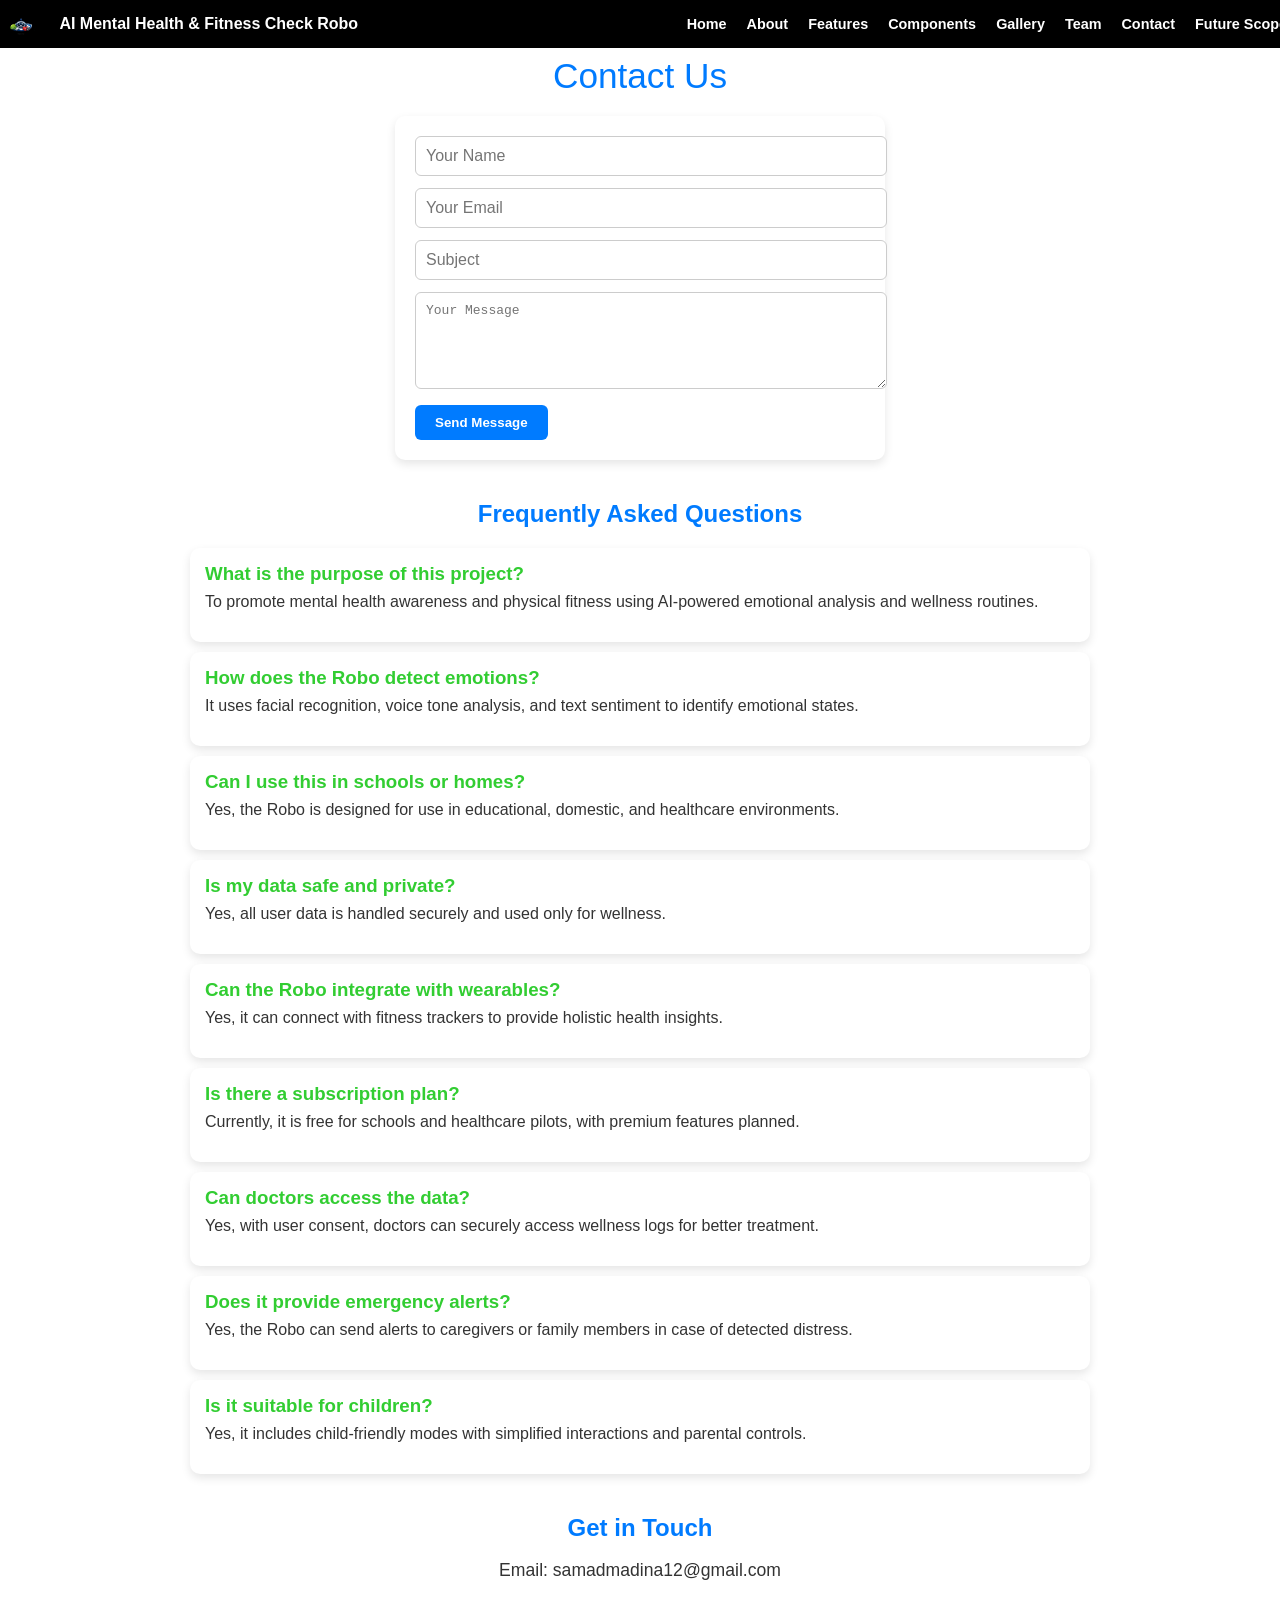
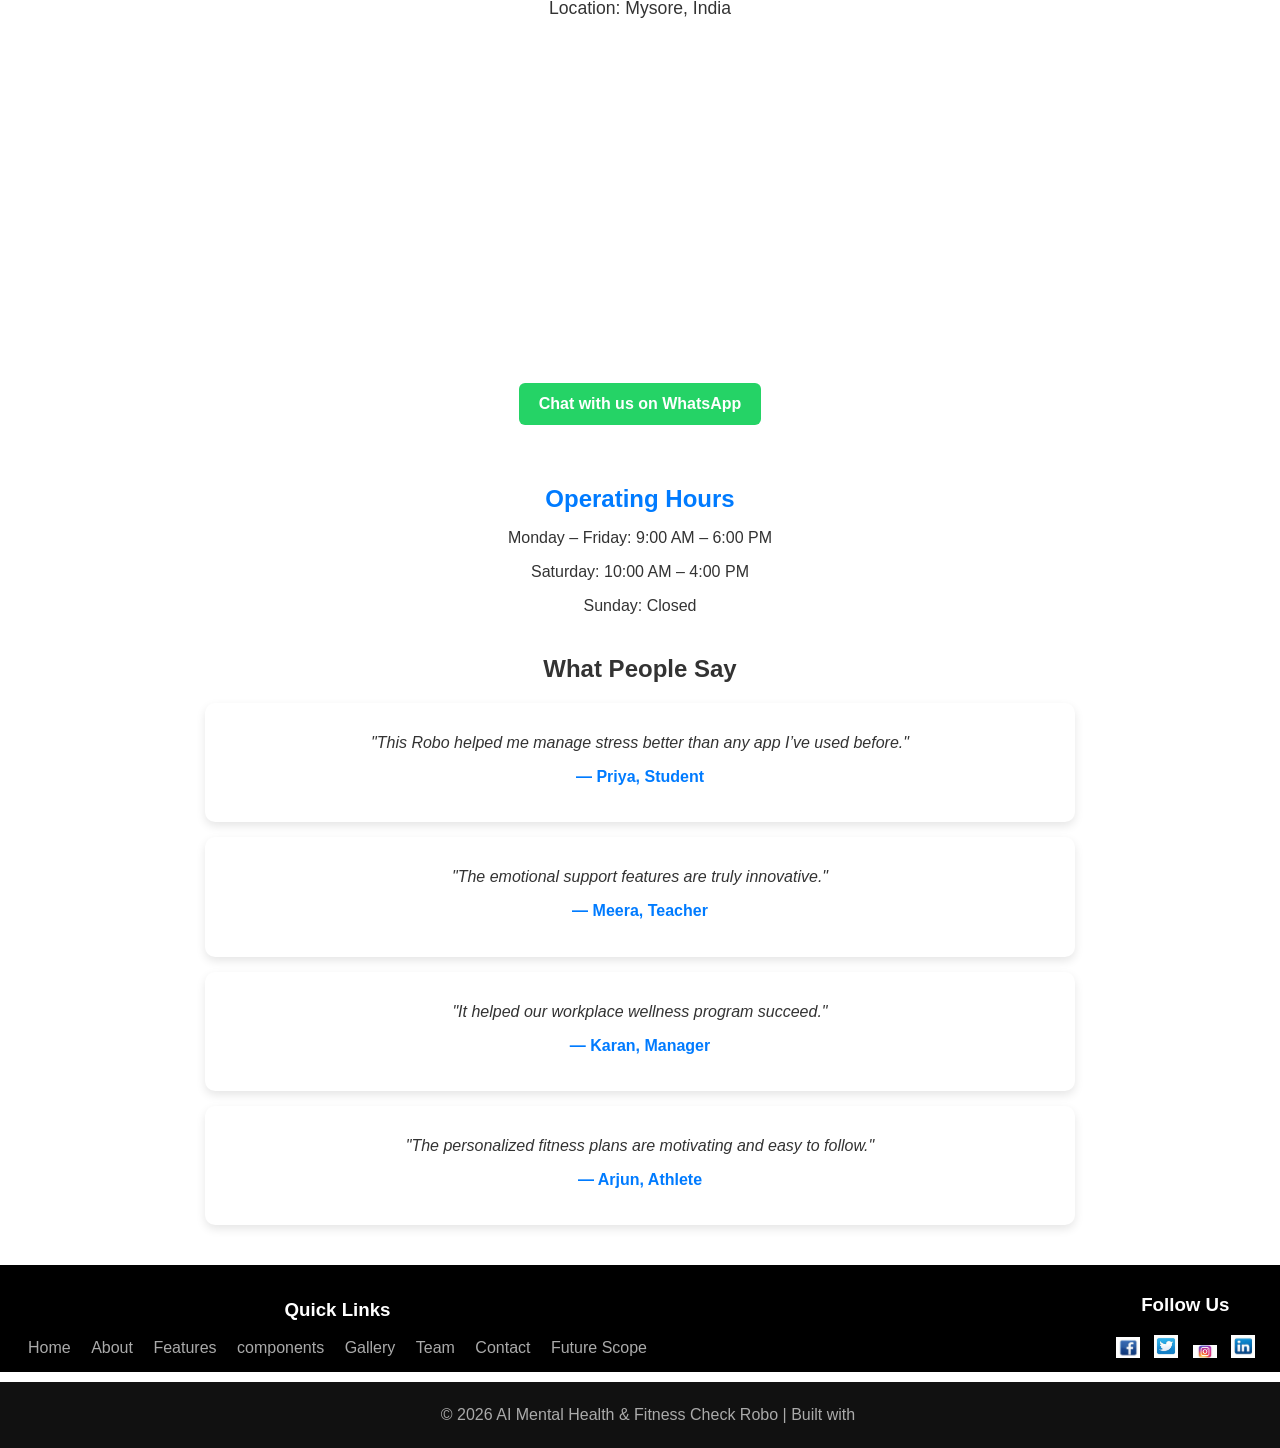
<file: contact.html>
<!DOCTYPE html>
<html lang="en">
<head>
  <meta charset="UTF-8">
  <title>Contact Us - AI Mental Health & Fitness Check Robo</title>
  <style>
    body {
      margin: 0;
      font-family: 'Segoe UI', sans-serif;
      background: #ffffff; /* white background */
      color: #333;
    }

    /* Header */
    header {
      background-color: #000; /* black header */
      color: white;
      padding: 8px 0px;
      display: flex;
      justify-content: space-between;
      align-items: center;
    }
   header .logo { display: flex; align-items: center; }
    header img { height: 70px; margin-right: 15px; }
    header h1 { font-size: 1.5em; margin: 0; }
    nav ul { list-style:none; display:flex; margin:0; padding:0; gap:20px; }
    nav ul li a { color:white; text-decoration:none; font-weight:bold; }
    nav ul li a:hover { color:#32CD32; }

    /* Page Title */
    .page-title {
      text-align: center;
      margin: 40px 0 20px;
      font-size: 2.2em;
      color: #007BFF;
    }

    /* Contact Form */
    .contact-form {
      max-width: 450px;
      margin: 0 auto 40px;
      background: white;
      padding: 20px;
      border-radius: 10px;
      box-shadow: 0 4px 10px rgba(0,0,0,0.1);
    }
    .contact-form input, .contact-form textarea {
      width: 100%;
      padding: 10px;
      margin-bottom: 12px;
      border: 1px solid #ccc;
      border-radius: 6px;
      font-size: 1em;
    }
    .contact-form button {
      background-color: #007BFF;
      color: white;
      padding: 10px 20px;
      border: none;
      border-radius: 6px;
      font-weight: bold;
      cursor: pointer;
    }
    .contact-form button:hover { background-color: #0056b3; }

    /* FAQ Section */
    .faq-section { max-width: 900px; margin: 0 auto 40px; padding: 0 20px; }
    .faq-section h2 { text-align: center; color: #007BFF; margin-bottom: 20px; }
    .faq { background: white; padding: 15px; margin-bottom: 10px; border-radius: 10px; box-shadow: 0 4px 10px rgba(0,0,0,0.1); }
    .faq h3 { margin: 0; color: #32CD32; }
    .faq p { margin-top: 8px; }

    /* Contact Info */
    .contact-info { text-align: center; margin-bottom: 30px; }
    .contact-info h2 { color: #007BFF; margin-bottom: 10px; }
    .contact-info p { font-size: 1.1em; }

    /* Operating Hours */
    .hours { text-align: center; margin-bottom: 40px; }
    .hours h2 { color: #007BFF; margin-bottom: 10px; }

    /* Team Cards */
    .team { display: flex; justify-content: center; flex-wrap: wrap; gap: 20px; margin-bottom: 40px; }
    .team-card {
      background: white;
      border-radius: 10px;
      box-shadow: 0 4px 10px rgba(0,0,0,0.1);
      padding: 15px;
      max-width: 220px;
      text-align: center;
    }
    .team-card img { width: 100%; border-radius: 10px; margin-bottom: 10px; }
    .team-card h3 { margin: 5px 0; color: #007BFF; }
    .team-card h4 { margin: 5px 0; color: #32CD32; }

    /* Testimonials */
    .testimonials { max-width: 900px; margin: 0 auto 40px; text-align: center; }
    .testimonial {
      background: white;
      padding: 15px;
      margin: 15px;
      border-radius: 10px;
      box-shadow: 0 4px 10px rgba(0,0,0,0.1);
    }
    .testimonial p { font-style: italic; }
    .testimonial h4 { margin-top: 10px; color: #007BFF; }

    /* Map */
    .map { text-align: center; margin-bottom: 30px; }
    .map iframe { width: 80%; height: 300px; border: none; border-radius: 10px; }

    /* WhatsApp Button */
    .whatsapp-btn {
      display: inline-block;
      margin: 0 auto 40px;
      text-align: center;
      background-color: #25D366;
      color: white;
      padding: 12px 20px;
      border-radius: 6px;
      font-weight: bold;
      text-decoration: none;
    }
    .whatsapp-btn:hover { background-color: #128C7E; }

    /* Footer */
    footer {
      background:#000;
      color:white;
      padding:10px 20px; /* reduced height */
      display:flex;
      justify-content:space-between;
      flex-wrap:wrap;
      align-items:center;
    }
    footer div { text-align:center; }
    .social-icons img { width:24px; margin:0 5px; }
    .quick-links a { color:#aaa; margin:0 8px; text-decoration:none; }
    .quick-links a:hover { color:#32CD32; }
    .copyright {
      width:100%;
      text-align:center;
      background:#111;
      color:#aaa;
      padding:8px;
      margin-top:10px;
    }
  </style>
</head>
<body>

<!-- Header -->
<header>
  <nav class="navbar">
    <!-- Left side: Logo + Title -->
    <div class="navbar-left">
      <img src="images/logo.jpeg" alt="Logo" class="logo">
      <span class="site-title">AI Mental Health & Fitness Check Robo</span>
    </div>

    <!-- Right side: Navigation links -->
    <ul class="navbar-right">
      <li><a href="index.html">Home</a></li>
      <li><a href="about.html">About</a></li>
      <li><a href="features.html">Features</a></li>
      <li><a href="components.html">Components</a></li>
      <li><a href="gallery.html">Gallery</a></li>
      <li><a href="team.html">Team</a></li>
      <li><a href="contact.html">Contact</a></li>
      <li><a href="future.html">Future Scope</a></li>
    </ul>
  </nav>
</header>

<style>
/* Navbar Styling */
.navbar {
  background: #000; /* black background */
  color: white;
  display: flex;
  justify-content: space-between; /* left logo/title and right nav */
  align-items: center;
  padding: 8px 7px;
  position: fixed;
  width: 100%;
  top: 0;
  z-index: 1000;
}

/* Left side: logo + title */
.navbar-left {
  display: flex;
  align-items: center;
  gap: 8px;
}
.logo {
  height: 32px;
  border-radius: 50%;
}
.site-title {
  font-size: 1em;
  font-weight: bold;
  white-space: nowrap;
}

/* Right side: navigation links */
.navbar-right {
  list-style: none;
  display: flex;
  gap: 20px; /* small spacing between links */
  margin: 0;
  padding: 0;
}
.navbar-right li a {
  color: white;
  text-decoration: none;
  font-size: 0.9em;
  font-weight: bold;
  transition: color 0.3s;
}
.navbar-right li a:hover {
  color: #00aaff; /* hover color */
}
</style>

<!-- Page Title -->
<div class="page-title">Contact Us</div>

<!-- Contact Form -->
<div class="contact-form">
  <form>
    <input type="text" placeholder="Your Name" required>
    <input type="email" placeholder="Your Email" required>
    <input type="text" placeholder="Subject" required>
    <textarea rows="5" placeholder="Your Message" required></textarea>
    <button type="submit">Send Message</button>
  </form>
</div>

<!-- FAQ Section -->
<div class="faq-section">
  <h2>Frequently Asked Questions</h2>
  <div class="faq"><h3>What is the purpose of this project?</h3><p>To promote mental health awareness and physical fitness using AI-powered emotional analysis and wellness routines.</p></div>
  <div class="faq"><h3>How does the Robo detect emotions?</h3><p>It uses facial recognition, voice tone analysis, and text sentiment to identify emotional states.</p></div>
  <div class="faq"><h3>Can I use this in schools or homes?</h3><p>Yes, the Robo is designed for use in educational, domestic, and healthcare environments.</p></div>
  <div class="faq"><h3>Is my data safe and private?</h3><p>Yes, all user data is handled securely and used only for wellness.</p></div>
  <div class="faq"><h3>Can the Robo integrate with wearables?</h3><p>Yes, it can connect with fitness trackers to provide holistic health insights.</p></div>
  <div class="faq"><h3>Is there a subscription plan?</h3><p>Currently, it is free for schools and healthcare pilots, with premium features planned.</p></div>
  <div class="faq"><h3>Can doctors access the data?</h3><p>Yes, with user consent, doctors can securely access wellness logs for better treatment.</p></div>
  <div class="faq"><h3>Does it provide emergency alerts?</h3><p>Yes, the Robo can send alerts to caregivers or family members in case of detected distress.</p></div>
  <div class="faq"><h3>Is it suitable for children?</h3><p>Yes, it includes child-friendly modes with simplified interactions and parental controls.</p></div>
</div>
</div>

<!-- Get in Touch -->
<div class="contact-info">
  <h2>Get in Touch</h2>
  <p>Email: samadmadina12@gmail.com</p>
  <p>Location: Mysore, India</p>
</div>

<!-- Map -->
<div class="map">
  <iframe src="https://www.google.com/maps?q=Mysore,India&output=embed"></iframe>
</div>

<!-- WhatsApp -->
<div style="text-align:center;">
  <a class="whatsapp-btn" href="https://wa.me/919999999999" target="_blank">Chat with us on WhatsApp</a>
</div>
<!-- Operating Hours -->
<div class="hours">
  <h2>Operating Hours</h2>
  <p>Monday – Friday: 9:00 AM – 6:00 PM</p>
  <p>Saturday: 10:00 AM – 4:00 PM</p>
  <p>Sunday: Closed</p>
</div>

<!-- Testimonials -->
<div class="testimonials">
  <h2>What People Say</h2>
  <div class="testimonial">
    <p>"This Robo helped me manage stress better than any app I’ve used before."</p>
    <h4>— Priya, Student</h4>
  </div>
  <div class="testimonial">
  <p>"The emotional support features are truly innovative."</p>
  <h4>— Meera, Teacher</h4>
</div>
<div class="testimonial">
  <p>"It helped our workplace wellness program succeed."</p>
  <h4>— Karan, Manager</h4>
</div>
  <div class="testimonial">
    <p>"The personalized fitness plans are motivating and easy to follow."</p>
    <h4>— Arjun, Athlete</h4>
  </div>
</div>

<!-- Footer -->
<footer>
  <div>
    <h3>Quick Links</h3>
    <div class="quick-links">
      <a href="index.html">Home</a>
      <a href="about.html">About</a>
      <a href="features.html">Features</a>
      <a href="components.html">components</a>
      <a href="gallery.html">Gallery</a>
      <a href="team.html">Team</a>
      <a href="contact.html">Contact</a>
      <a href="future.html">Future Scope</a>
    </div>
  </div>
  <div>
    <h3>Follow Us</h3>
    <div class="social-icons">
      <a href="#"><img src="images/facebook.jpeg" alt="Facebook"></a>
      <a href="#"><img src="images/twitter.jpeg" alt="Twitter"></a>
      <a href="#"><img src="images/instagram.jpg" alt="Instagram"></a>
      <a href="#"><img src="images/linkedin.jpeg" alt="LinkedIn"></a>
    </div>
  </div>
</footer>
<div class="copyright">
  <p>© 2026 AI Mental Health & Fitness Check Robo | Built with <i class="fas fa-robot"></i></p>
</div>
</file>
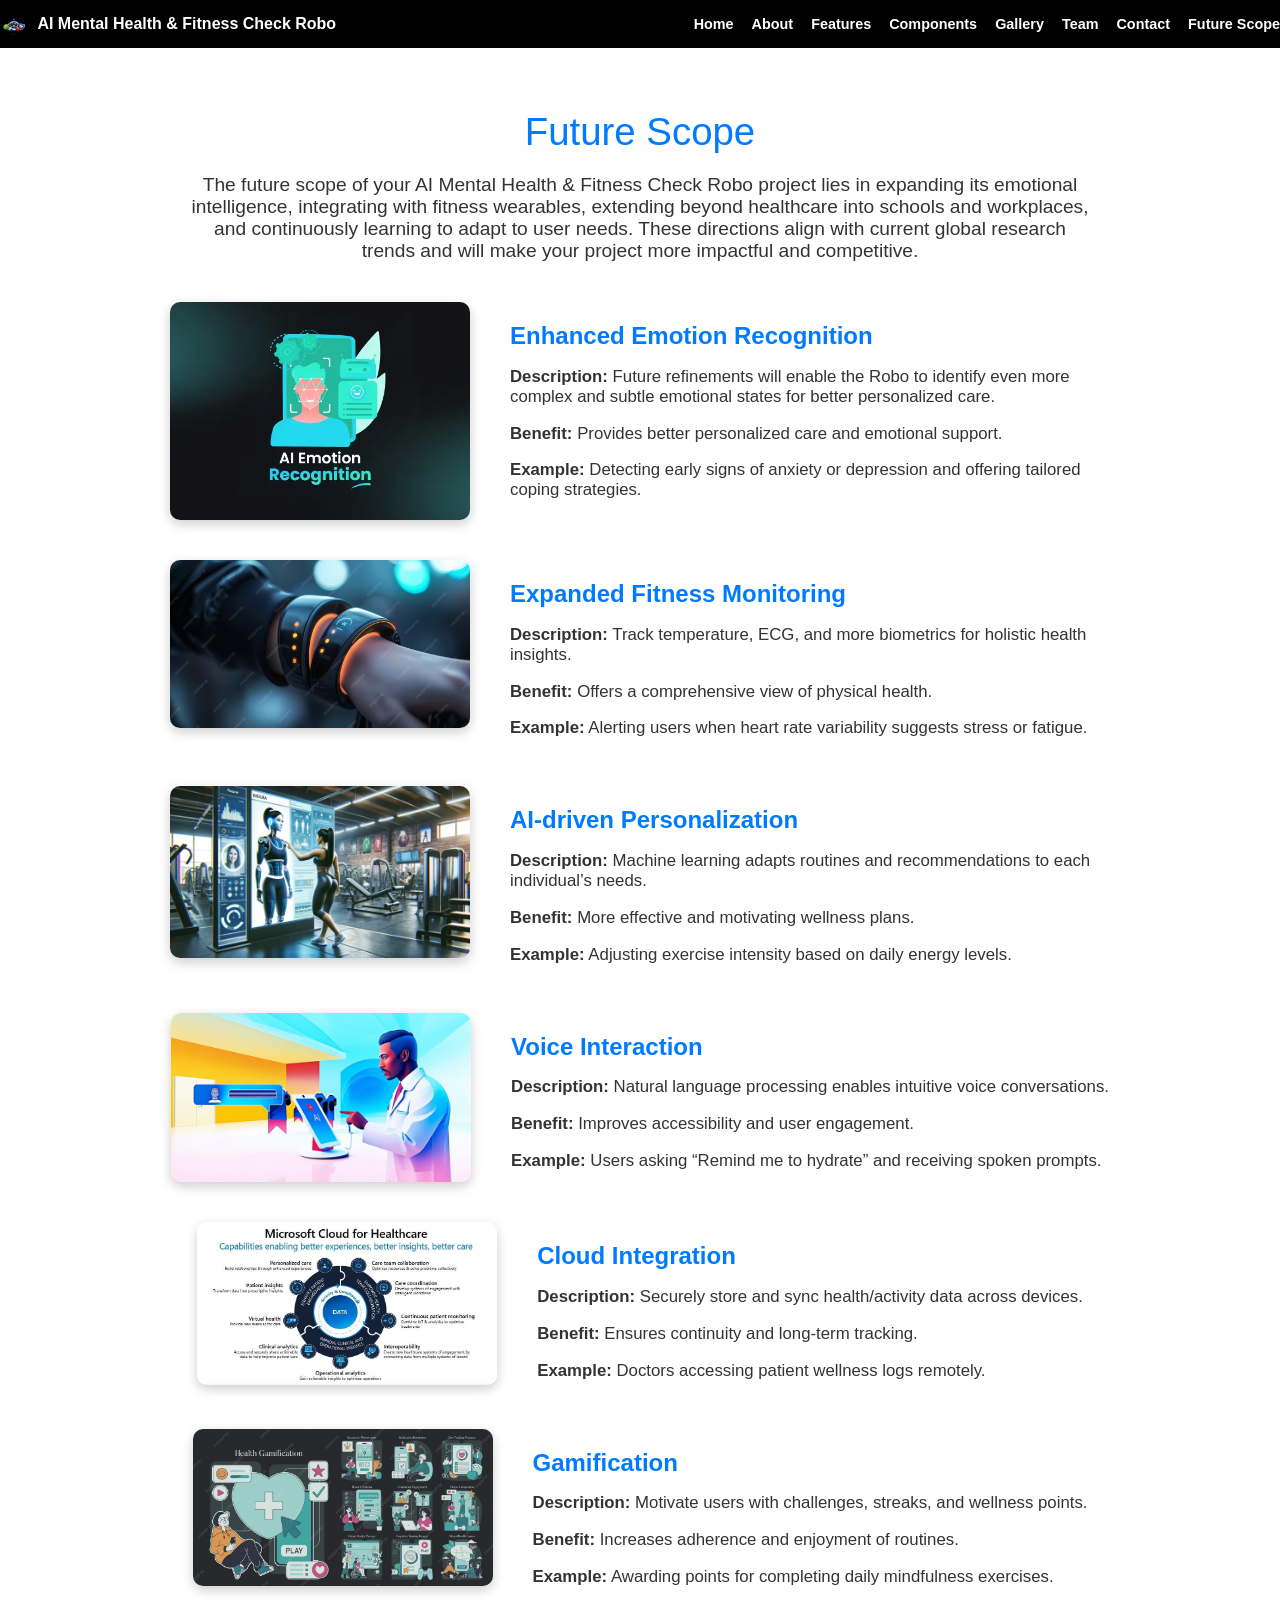
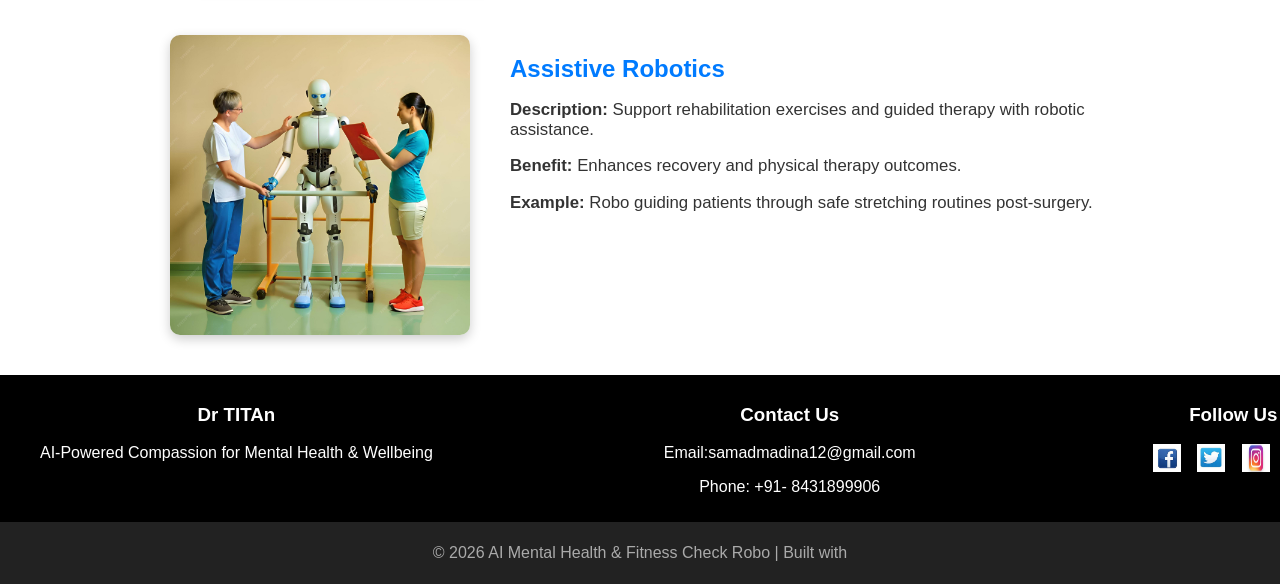
<file: future.html>
<!DOCTYPE html>
<html lang="en">
<head>
  <meta charset="UTF-8">
  <title>Future Scope - AI Mental Health & Fitness Check Robo</title>
  <style>
    body {
      margin: 0;
      font-family: 'Segoe UI', sans-serif;
      background: #ffffff; /* plain white background */
      color: #333;
    }

    /* Navbar */
    nav {
      background:#000;
      color:white;
      display:flex;
      justify-content:space-between;
      align-items:center;
      padding:20px 30px; /* taller header */
      position:fixed;
      width:100%;
      top:0;
      z-index:1000;
    }
    nav .logo {
      display:flex;
      align-items:center;
      gap:8px;
    }
    nav .logo img { height:50px; } /* increased logo size */
    nav .logo span { font-size:1.2em; font-weight:bold; white-space:nowrap; }
    nav ul { list-style:none; display:flex; margin:0; padding:0; gap:12px; }
    nav ul li a {
      color:white;
      text-decoration:none;
      font-size:0.9em;
      font-weight:bold;
    }
    nav ul li a:hover { color:#32CD32; }

    /* Page Title */
    .page-title {
      text-align: center;
      margin: 110px 0 20px; /* extra margin for taller nav */
      font-size: 2.4em;
      color: #007BFF;
    }

    /* Intro Paragraph */
    .intro {
      text-align: center;
      max-width: 900px;
      margin: 0 auto 40px;
      font-size: 1.2em;
    }

    /* Scope Sections */
    .scope-section {
      display: flex;
      align-items: flex-start;
      justify-content: center;
      flex-wrap: wrap;
      gap: 40px;
      margin: 40px auto;
      max-width: 1000px;
      padding: 0 20px;
    }
    .scope-section img {
      width: 300px;
      border-radius: 10px;
      box-shadow: 0 4px 12px rgba(0,0,0,0.2);
      transition: transform 0.3s ease;
    }
    .scope-section img:hover {
      transform: scale(1.05);
    }
    .scope-text {
      max-width: 600px;
      text-align:left;
    }
    .scope-text h2 {
      color: #007BFF;
      margin-bottom: 10px;
    }
    .scope-text p {
      font-size: 1.05em;
      margin-bottom:8px;
    }

    /* Footer */
    footer {
      background:#000; /* black footer */
      color:white;
      display:flex;
      justify-content:space-between;
      padding:10px 40px;
      flex-wrap:wrap;
      width:100%;
      margin:30px auto 0 auto;
      border-radius:0;
    }
    footer div { text-align:center; }
    .social-icons img {
      width:28px;
      height:28px;
      margin:0 6px;
      transition:filter 0.3s ease;
    }
    .social-icons a.facebook:hover img {
      filter: invert(32%) sepia(100%) saturate(747%) hue-rotate(190deg) brightness(95%) contrast(90%);
    }
    .social-icons a.twitter:hover img {
      filter: invert(53%) sepia(100%) saturate(500%) hue-rotate(180deg) brightness(100%) contrast(90%);
    }
    .social-icons a.linkedin:hover img {
      filter: invert(20%) sepia(100%) saturate(500%) hue-rotate(200deg) brightness(90%) contrast(90%);
    }
    .social-icons a.instagram:hover img {
      filter: invert(48%) sepia(100%) saturate(500%) hue-rotate(320deg) brightness(100%) contrast(90%);
    }
    .copyright {
      background:#222;
      color:#aaa;
      text-align:center;
      padding:6px;
    }
  </style>
</head>
<body>

<!-- Header -->
<header>
  <nav class="navbar">
    <!-- Left side: Logo + Title -->
    <div class="navbar-left">
      <img src="images/logo.jpeg" alt="Logo" class="logo">
      <span class="site-title">AI Mental Health & Fitness Check Robo</span>
    </div>

    <!-- Right side: Navigation links -->
    <ul class="navbar-right">
      <li><a href="index.html">Home</a></li>
      <li><a href="about.html">About</a></li>
      <li><a href="features.html">Features</a></li>
      <li><a href="components.html">Components</a></li>
      <li><a href="gallery.html">Gallery</a></li>
      <li><a href="team.html">Team</a></li>
      <li><a href="contact.html">Contact</a></li>
      <li><a href="future.html">Future Scope</a></li>
    </ul>
  </nav>
</header>

<style>
/* Navbar Styling */
.navbar {
  background: #000; /* black background */
  color: white;
  display: flex;
  justify-content: space-between; /* left logo/title and right nav */
  align-items: center;
  padding: 8px 0px;
  position: fixed;
  width: 100%;
  top: 0;
  z-index: 1000;
}

/* Left side: logo + title */
.navbar-left {
  display: flex;
  align-items: center;
  gap: 8px;
}
.logo {
  height: 32px;
  border-radius: 50%;
}
.site-title {
  font-size: 1em;
  font-weight: bold;
  white-space: nowrap;
}

/* Right side: navigation links */
.navbar-right {
  list-style: none;
  display: flex;
  gap: 18px; /* small spacing between links */
  margin: 0;
  padding: 0;
}
.navbar-right li a {
  color: white;
  text-decoration: none;
  font-size: 0.9em;
  font-weight: bold;
  transition: color 0.3s;
}
.navbar-right li a:hover {
  color: #00aaff; /* hover color */
}
</style>


<!-- Page Title -->
<div class="page-title">Future Scope</div>

<!-- Intro Paragraph -->
<div class="intro">
  The future scope of your AI Mental Health & Fitness Check Robo project lies in expanding its emotional intelligence, integrating with fitness wearables, extending beyond healthcare into schools and workplaces, and continuously learning to adapt to user needs. These directions align with current global research trends and will make your project more impactful and competitive.
</div>

<!-- Example Section -->
<div class="scope-section">
  <img src="images/AIemotion.png" alt="Enhanced Emotion Recognition">
  <div class="scope-text">
    <h2>Enhanced Emotion Recognition</h2>
    <p><strong>Description:</strong> Future refinements will enable the Robo to identify even more complex and subtle emotional states for better personalized care.</p>
    <p><strong>Benefit:</strong> Provides better personalized care and emotional support.</p>
    <p><strong>Example:</strong> Detecting early signs of anxiety or depression and offering tailored coping strategies.</p>
  </div>
</div>

<div class="scope-section">
  <img src="images/fitness-monitoring.avif" alt="Expanded Fitness Monitoring">
  <div class="scope-text">
    <h2>Expanded Fitness Monitoring</h2>
    <p><strong>Description:</strong> Track temperature, ECG, and more biometrics for holistic health insights.</p>
    <p><strong>Benefit:</strong> Offers a comprehensive view of physical health.</p>
    <p><strong>Example:</strong> Alerting users when heart rate variability suggests stress or fatigue.</p>
  </div>
</div>

<div class="scope-section">
  <img src="images/personalization.webp" alt="AI-driven Personalization">
  <div class="scope-text">
    <h2>AI-driven Personalization</h2>
    <p><strong>Description:</strong> Machine learning adapts routines and recommendations to each individual’s needs.</p>
    <p><strong>Benefit:</strong> More effective and motivating wellness plans.</p>
    <p><strong>Example:</strong> Adjusting exercise intensity based on daily energy levels.</p>
  </div>
</div>

<div class="scope-section">
  <img src="images/voice.jpg" alt="Voice Interaction">
  <div class="scope-text">
    <h2>Voice Interaction</h2>
    <p><strong>Description:</strong> Natural language processing enables intuitive voice conversations.</p>
    <p><strong>Benefit:</strong> Improves accessibility and user engagement.</p>
    <p><strong>Example:</strong> Users asking “Remind me to hydrate” and receiving spoken prompts.</p>
  </div>
</div>

<div class="scope-section">
  <img src="images/cloud.png" alt="Cloud Integration">
  <div class="scope-text">
    <h2>Cloud Integration</h2>
    <p><strong>Description:</strong> Securely store and sync health/activity data across devices.</p>
    <p><strong>Benefit:</strong> Ensures continuity and long-term tracking.</p>
    <p><strong>Example:</strong> Doctors accessing patient wellness logs remotely.</p>
  </div>
</div>

<div class="scope-section">
  <img src="images/gamification.avif" alt="Gamification">
  <div class="scope-text">
    <h2>Gamification</h2>
    <p><strong>Description:</strong> Motivate users with challenges, streaks, and wellness points.</p>
    <p><strong>Benefit:</strong> Increases adherence and enjoyment of routines.</p>
    <p><strong>Example:</strong> Awarding points for completing daily mindfulness exercises.</p>
  </div>
</div>

<div class="scope-section">
  <img src="images/robotics.jpg" alt="Assistive Robotics">
  <div class="scope-text">
    <h2>Assistive Robotics</h2>
    <p><strong>Description:</strong> Support rehabilitation exercises and guided therapy with robotic assistance.</p>
    <p><strong>Benefit:</strong> Enhances recovery and physical therapy outcomes.</p>
    <p><strong>Example:</strong> Robo guiding patients through safe stretching routines post-surgery.</p>
  </div>
</div>

<!-- Footer -->
<footer>
  <div>
    <h3>Dr TITAn</h3>
    <p>AI-Powered Compassion for Mental Health & Wellbeing</p>
  </div>
  <div>
    <h3>Contact Us</h3>
    <p>Email:samadmadina12@gmail.com</p>
    <p>Phone: +91- 8431899906</p>
  </div>
  <div>
    <h3>Follow Us</h3>
    <div class="social-icons">
      <a href="#" class="facebook"><img src="images/facebook.jpeg" alt="Facebook" /></a>
      <a href="#" class="twitter"><img src="images/twitter.jpeg" alt="Twitter" /></a>
      <a href="#" class="instagram"><img src="images/instagram.jpg" alt="Instagram" /></a>
      <a href="#" class="linkedin"><img src="images/linkedin.jpeg" alt="LinkedIn" /></a>
    </div>
  </div>
</footer>
<div class="copyright">
  <p>© 2026 AI Mental Health & Fitness Check Robo | Built with <i class="fas fa-robot"></i></p>
</div>

</body>
</html>
</file>
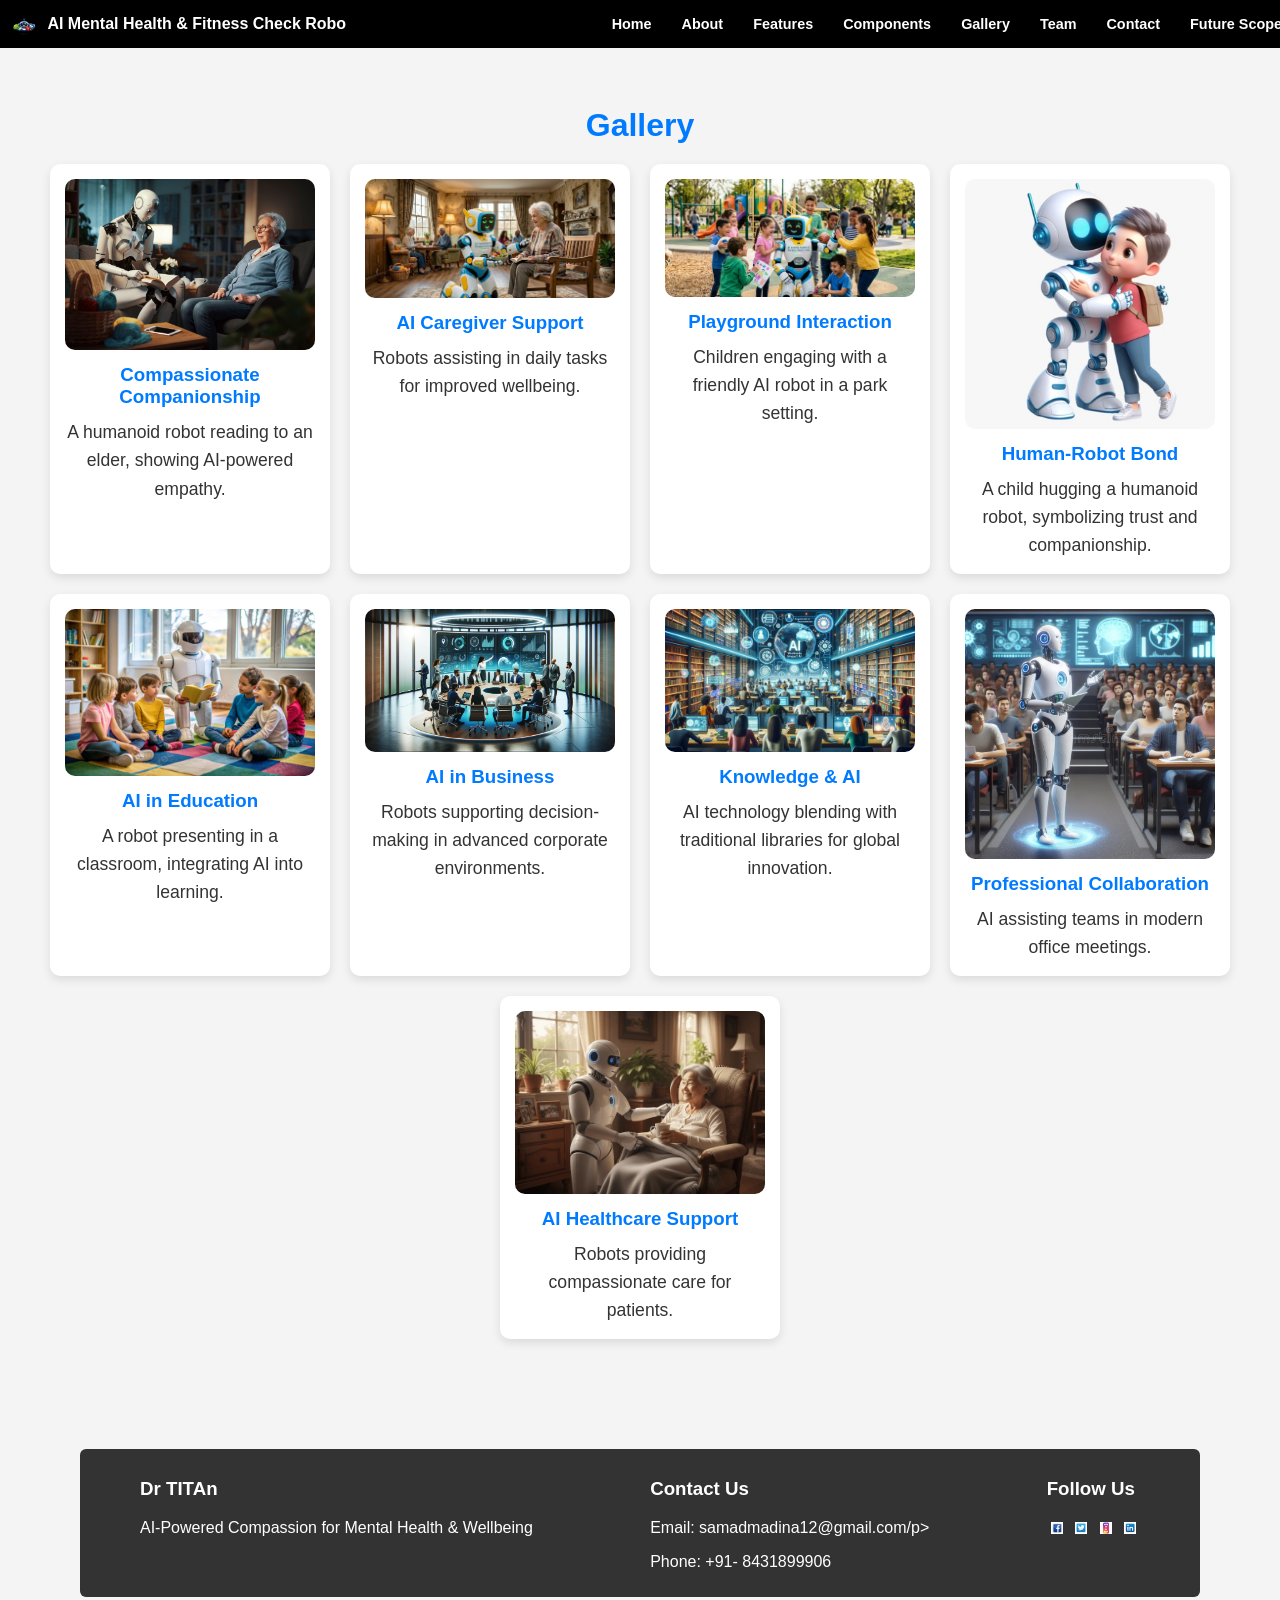
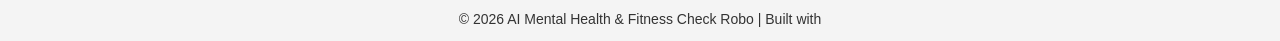
<file: gallery.html>
<!DOCTYPE html>
<html lang="en">
<head>
  <meta charset="UTF-8">
  <title>Gallery | Humanoid for Humanity</title>
  <link rel="stylesheet" href="style.css">
</head>
<body>
 <!-- Header -->
<header>
  <nav class="navbar">
    <!-- Left side: Logo + Title -->
    <div class="navbar-left">
      <img src="images/logo.jpeg" alt="Logo" class="logo">
      <span class="site-title">AI Mental Health & Fitness Check Robo</span>
    </div>

    <!-- Right side: Navigation links -->
    <ul class="navbar-right">
      <li><a href="index.html">Home</a></li>
      <li><a href="about.html">About</a></li>
      <li><a href="features.html">Features</a></li>
      <li><a href="components.html">Components</a></li>
      <li><a href="gallery.html">Gallery</a></li>
      <li><a href="team.html">Team</a></li>
      <li><a href="contact.html">Contact</a></li>
      <li><a href="future.html">Future Scope</a></li>
    </ul>
  </nav>
</header>

<style>
/* Navbar Styling */
.navbar {
  background: #000; /* black background */
  color: white;
  display: flex;
  justify-content: space-between; /* left logo/title and right nav */
  align-items: center;
  padding: 8px 10px;
  position: fixed;
  width: 100%;
  top: 0;
  z-index: 1000;
}

/* Left side: logo + title */
.navbar-left {
  display: flex;
  align-items: center;
  gap: 8px;
}
.logo {
  height: 32px;
  border-radius: 50%;
}
.site-title {
  font-size: 1em;
  font-weight: bold;
  white-space: nowrap;
}

/* Right side: navigation links */
.navbar-right {
  list-style: none;
  display: flex;
  gap: 14px; /* small spacing between links */
  margin: 0;
  padding: 0;
}
.navbar-right li a {
  color: white;
  text-decoration: none;
  font-size: 0.9em;
  font-weight: bold;
  transition: color 0.3s;
}
.navbar-right li a:hover {
  color: #00aaff; /* hover color */
}
</style>



 <section>
  <h2>Gallery</h2>
  <div class="card-gallery">
    <div class="card">
      <img src="images/robot1.jpeg" alt="Robot Reading">
      <h3>Compassionate Companionship</h3>
      <p>A humanoid robot reading to an elder, showing AI-powered empathy.</p>
    </div>
    <div class="card">
      <img src="images/robot2.jpeg" alt="Robot Assisting">
      <h3>AI Caregiver Support</h3>
      <p>Robots assisting in daily tasks for improved wellbeing.</p>
    </div>
    <div class="card">
      <img src="images/robot3.jpeg" alt="Robot with Children">
      <h3>Playground Interaction</h3>
      <p>Children engaging with a friendly AI robot in a park setting.</p>
    </div>
    <div class="card">
      <img src="images/robot4.jpeg" alt="Robot Hugging Child">
      <h3>Human-Robot Bond</h3>
      <p>A child hugging a humanoid robot, symbolizing trust and companionship.</p>
    </div>
    <div class="card">
      <img src="images/robot5.jpeg" alt="Robot Teaching">
      <h3>AI in Education</h3>
      <p>A robot presenting in a classroom, integrating AI into learning.</p>
    </div>
    <div class="card">
      <img src="images/robot6.jpeg" alt="Corporate AI">
      <h3>AI in Business</h3>
      <p>Robots supporting decision-making in advanced corporate environments.</p>
    </div>
    <div class="card">
      <img src="images/robot7.jpeg" alt="AI Library">
      <h3>Knowledge & AI</h3>
      <p>AI technology blending with traditional libraries for global innovation.</p>
    </div>
    <div class="card">
      <img src="images/robot8.jpeg" alt="Boardroom AI">
      <h3>Professional Collaboration</h3>
      <p>AI assisting teams in modern office meetings.</p>
    </div>
    <div class="card">
      <img src="images/robot9.jpeg" alt="Healthcare Robot">
      <h3>AI Healthcare Support</h3>
      <p>Robots providing compassionate care for patients.</p>
    </div>
</section>

<style>
.card-gallery {
  display: flex;
  gap: 20px;
  justify-content: center;
  flex-wrap: wrap;
}
.card {
  background: #fff;
  border-radius: 10px;
  box-shadow: 0 4px 10px rgba(0,0,0,0.1);
  padding: 15px;
  max-width: 250px;
  text-align: center;
  transition: transform 0.3s ease, box-shadow 0.3s ease;
}
.card img {
  width: 100%;
  border-radius: 10px;
}
.card h3 {
  color: #007BFF;
  margin: 10px 0;
}
.card:hover {
  transform: translateY(-8px);
  box-shadow: 0 8px 20px rgba(0,0,0,0.2);
}
</style>

   <!-- Footer -->
   <footer>
    <div>
      <h3>Dr TITAn</h3>
      <p>AI-Powered Compassion for Mental Health & Wellbeing</p>
    </div>
    <div>
      <h3>Contact Us</h3>
      <p>Email: samadmadina12@gmail.com/p>
      <p>Phone: +91- 8431899906</p>
    </div>
    <div>
      <h3>Follow Us</h3>
      <div class="social-icons">
        <a href="#" class="facebook"><img src="images/facebook.jpeg" alt="Facebook" /></a>
        <a href="#" class="twitter"><img src="images/twitter.jpeg" alt="Twitter" /></a>
        <a href="#" class="instagram"><img src="images/instagram.jpg" alt="Instagram" /></a>
        <a href="#" class="linkedin"><img src="images/linkedin.jpeg" alt="LinkedIn" /></a>
      </div>
    </div>
  </footer>
  <div class="copyright">
    <p>© 2026 AI Mental Health & Fitness Check Robo | Built with <i class="fas fa-robot"></i></p>
  </div>

  <!-- Animation Script -->
  <script>
    const animatedElements = document.querySelectorAll('.animate');
    const observer = new IntersectionObserver(entries => {
      entries.forEach(entry => {
        if (entry.isIntersecting) {
          entry.target.style.opacity = 1;
          entry.target.style.transform = 'translateY(0)';
        }
      });
    }, { threshold: 0.1 });

    animatedElements.forEach(el => {
      el.style.opacity = 0;
      el.style.transform = 'translateY(30px)';
      el.style.transition = 'all 0.6s ease-out';
      observer.observe(el);
    });
  </script>

  <style>
    /* Footer hover brand colors */
    .social-icons a.facebook:hover img { filter: invert(32%) sepia(100%) saturate(747%) hue-rotate(190deg) brightness(95%) contrast(90%); }
    .social-icons a.twitter:hover img { filter: invert(53%) sepia(100%) saturate(500%) hue-rotate(180deg) brightness(100%) contrast(90%); }
    .social-icons a.linkedin:hover img { filter: invert(20%) sepia(100%) saturate(500%) hue-rotate(200deg) brightness(90%) contrast(90%); }
    .social-icons a.instagram:hover img { filter: invert(48%) sepia(100%) saturate(500%) hue-rotate(320deg) brightness(100%) contrast(90%); }
  </style>

</body>
</html>
</file>
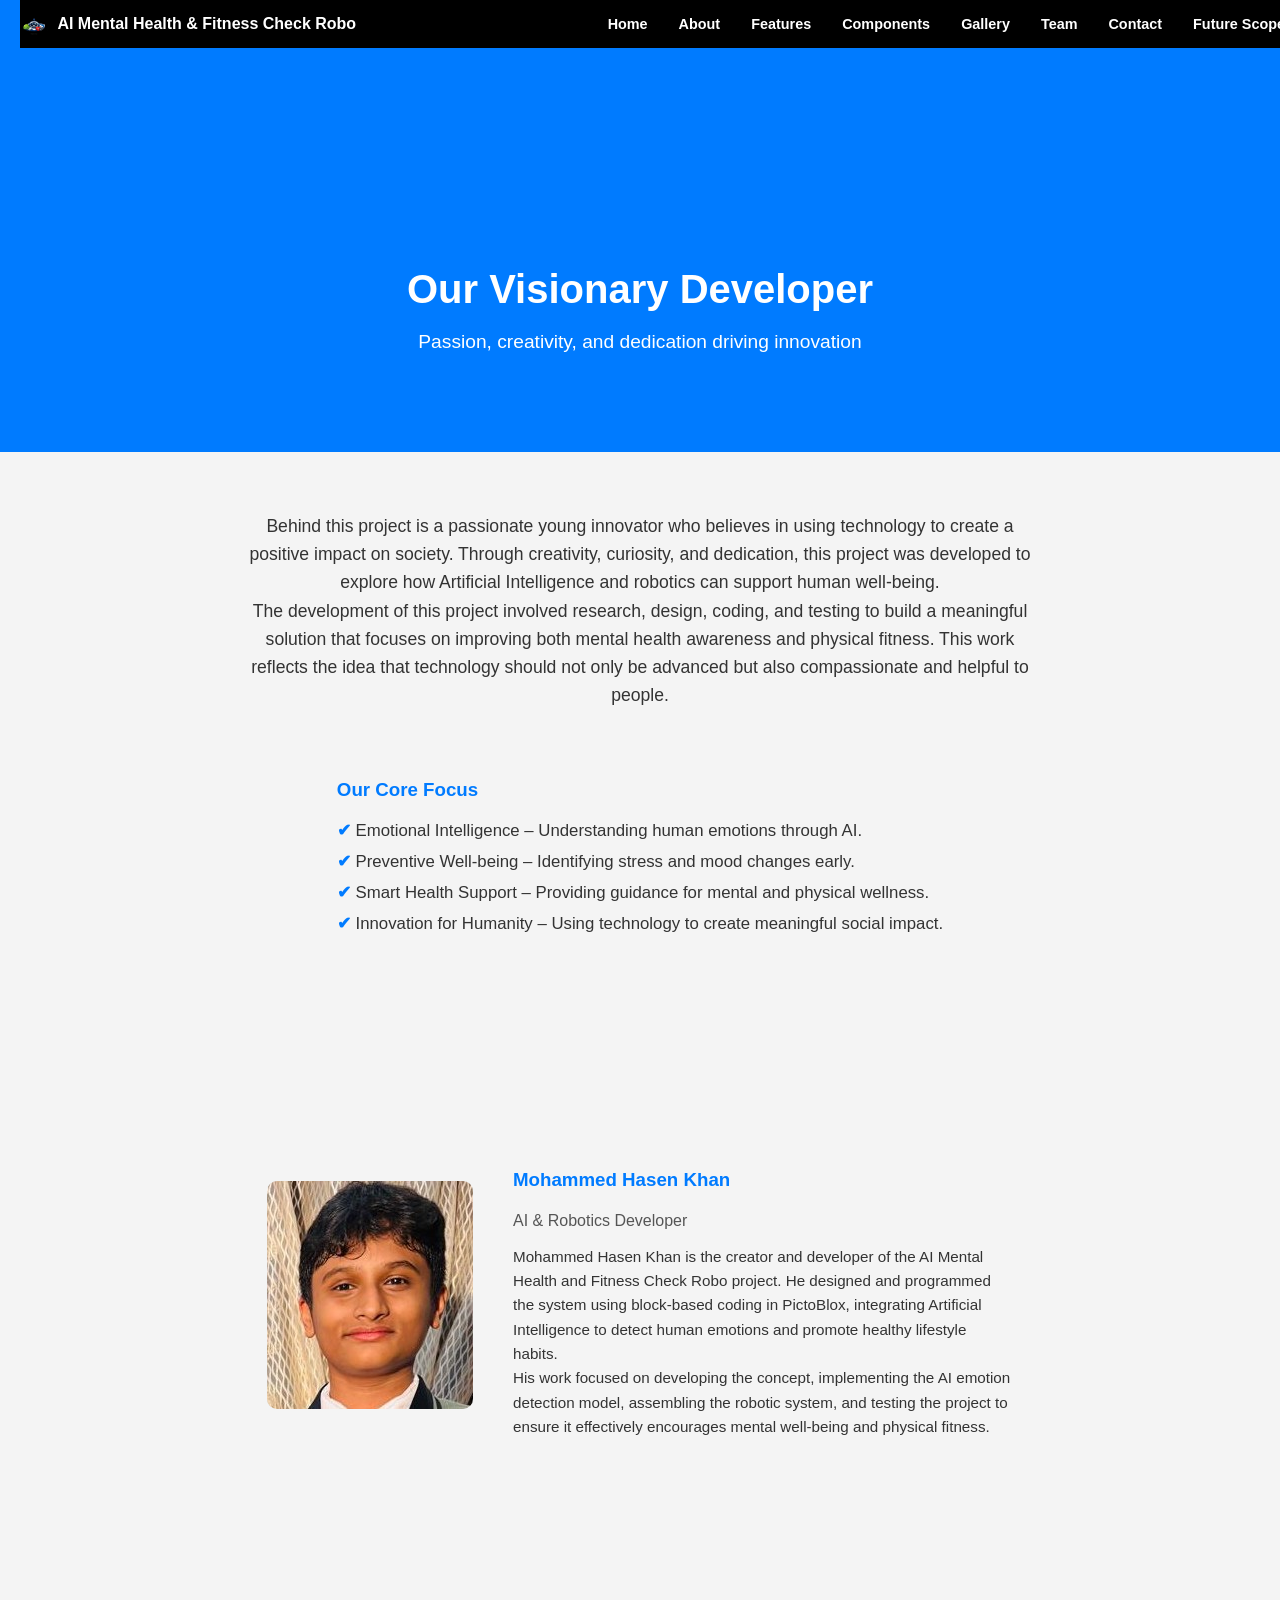
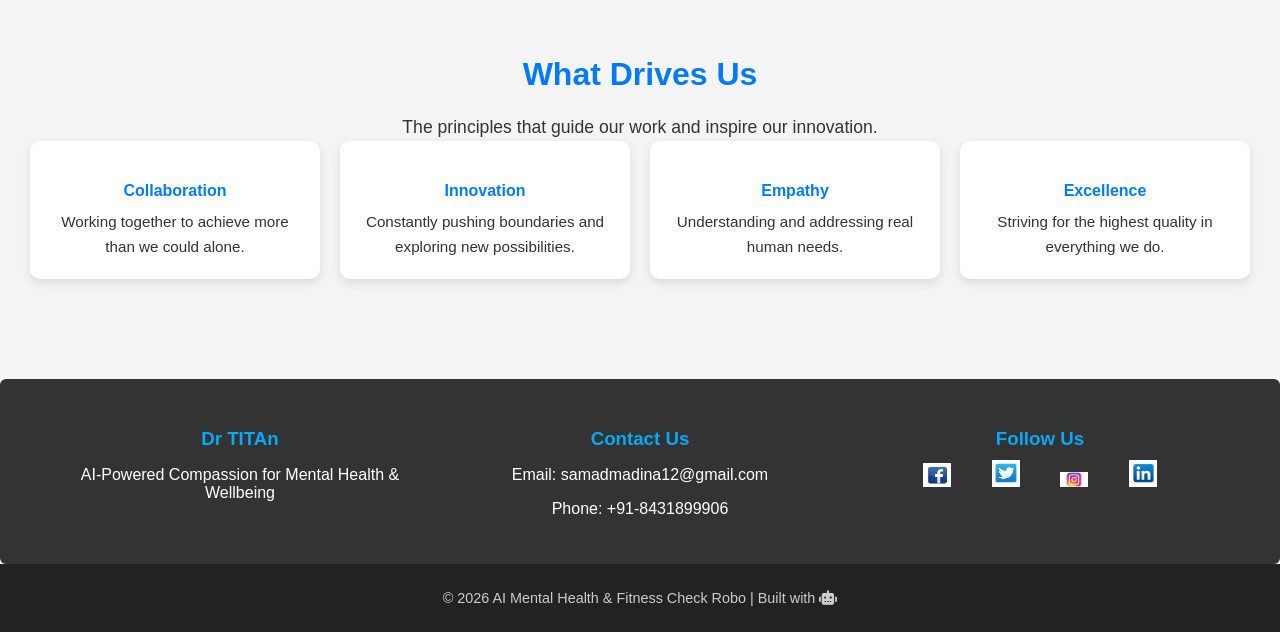
<file: team.html>
<!DOCTYPE html>
<html lang="en">
<head>
  <meta charset="UTF-8">
  <title>Our Visionary Developer - AI Mental Health & Fitness Check Robo</title>
  <link rel="stylesheet" href="https://cdnjs.cloudflare.com/ajax/libs/font-awesome/6.5.0/css/all.min.css">
  <style>
    body { margin:0; font-family:Arial,sans-serif; background:#f4f4f4; color:#333; }
    nav { background:#222; color:white; display:flex; justify-content:space-between; align-items:center; padding:15px 30px; position:fixed; width:100%; top:0; z-index:1000; }
    nav .logo { font-size:1.2em; font-weight:bold; }
    nav ul { list-style:none; display:flex; margin:0; padding:0; }
    nav ul li { margin:0 15px; }
    nav ul li a { color:white; text-decoration:none; font-weight:bold; }
    nav ul li a:hover { color:#00bfff; }

    header { background:#007BFF; color:white; padding:80px 20px; text-align:center; }
    header h1 { font-size:2.5em; margin-bottom:10px; }
    header p { font-size:1.2em; }

    section { padding:60px 20px; text-align:center; }
    section h2 { margin-bottom:20px; font-size:2em; color:#007BFF; }
    section p { max-width:800px; margin:auto; font-size:1.1em; line-height:1.6; }

    .split-section { display:flex; justify-content:center; flex-wrap:wrap; margin-top:30px; text-align:left; }
    .split-text { max-width:800px; margin:20px; }
    .split-text h3 { color:#007BFF; margin-top:20px; }
    .split-text ul { list-style:none; padding:0; }
    .split-text li { margin:10px 0; font-size:1.05em; }
    .split-text li::before { content:"✔ "; color:#007BFF; font-weight:bold; }

    .team-split { display:flex; justify-content:center; align-items:center; flex-wrap:wrap; margin-top:40px; }
    .team-split img { max-width:300px; border-radius:10px; margin:20px; }
    .team-info { max-width:500px; margin:20px; text-align:left; }
    .team-info h3 { color:#007BFF; margin-bottom:10px; }
    .team-info h4 { margin-bottom:15px; font-weight:normal; color:#555; }
    .team-info p { font-size:0.95em; line-height:1.6; }

    .values-section { margin-top:50px; }
    .values-grid { display:flex; justify-content:center; flex-wrap:wrap; gap:20px; }
    .value-card {
      background:white;
      border-radius:10px;
      box-shadow:0 4px 10px rgba(0,0,0,0.1);
      padding:20px;
      max-width:250px;
      flex:1;
      transition: all 0.3s ease;
    }
    .value-card:hover {
      transform: translateY(-6px);
      box-shadow:0 6px 15px rgba(0,0,0,0.2);
    }
    .value-card h4 { color:#007BFF; margin-bottom:10px; }
    .value-card p { font-size:0.95em; }

    footer { background:#222; color:white; display:flex; justify-content:space-around; align-items:flex-start; padding:30px; flex-wrap:wrap; }
    footer div { flex:1; min-width:200px; margin:10px; }
    footer h3 { margin-bottom:10px; color:#00bfff; }
    .social-icons a { margin:0 10px; color:white; text-decoration:none; font-size:20px; }
    .social-icons a:hover { color:#00bfff; }
    .copyright { text-align:center; background:#111; padding:10px; color:#aaa; font-size:0.9em; }
  </style>
</head>
<body>
 <!-- Header -->
<header>
  <nav class="navbar">
    <!-- Left side: Logo + Title -->
    <div class="navbar-left">
      <img src="images/logo.jpeg" alt="Logo" class="logo">
      <span class="site-title">AI Mental Health & Fitness Check Robo</span>
    </div>

    <!-- Right side: Navigation links -->
    <ul class="navbar-right">
      <li><a href="index.html">Home</a></li>
      <li><a href="about.html">About</a></li>
      <li><a href="features.html">Features</a></li>
      <li><a href="components.html">Components</a></li>
      <li><a href="gallery.html">Gallery</a></li>
      <li><a href="team.html">Team</a></li>
      <li><a href="contact.html">Contact</a></li>
      <li><a href="future.html">Future Scope</a></li>
    </ul>
  </nav>
</header>

<style>
/* Navbar Styling */
.navbar {
  background: #000; /* black background */
  color: white;
  display: flex;
  justify-content: space-between; /* left logo/title and right nav */
  align-items: center;
  padding: 8px 0px;
  position: fixed;
  width: 100%;
  top: 0;
  z-index: 1000;
}

/* Left side: logo + title */
.navbar-left {
  display: flex;
  align-items: center;
  gap: 8px;
}
.logo {
  height: 32px;
  border-radius: 50%;
}
.site-title {
  font-size: 1em;
  font-weight: bold;
  white-space: nowrap;
}

/* Right side: navigation links */
.navbar-right {
  list-style: none;
  display: flex;
  gap: 1px; /* small spacing between links */
  margin: 0;
  padding: 0;
}
.navbar-right li a {
  color: white;
  text-decoration: none;
  font-size: 0.9em;
  font-weight: bold;
  transition: color 0.3s;
}
.navbar-right li a:hover {
  color: #00aaff; /* hover color */
}
</style>


  <!-- Team Header -->
  <header>
    <h1>Our Visionary Developer</h1>
    <p>Passion, creativity, and dedication driving innovation</p>
  </header>

  <!-- Visionary Developer Content -->
  <section id="visionary">
    <p>
      Behind this project is a passionate young innovator who believes in using technology to create a positive impact on society. 
      Through creativity, curiosity, and dedication, this project was developed to explore how Artificial Intelligence and robotics 
      can support human well-being.
    </p>
    <p>
      The development of this project involved research, design, coding, and testing to build a meaningful solution that focuses on 
      improving both mental health awareness and physical fitness. This work reflects the idea that technology should not only be 
      advanced but also compassionate and helpful to people.
    </p>

    <div class="split-section">
      <div class="split-text">
        <h3>Our Core Focus</h3>
        <ul>
          <li>Emotional Intelligence – Understanding human emotions through AI.</li>
          <li>Preventive Well-being – Identifying stress and mood changes early.</li>
          <li>Smart Health Support – Providing guidance for mental and physical wellness.</li>
          <li>Innovation for Humanity – Using technology to create meaningful social impact.</li>
        </ul>
      </div>
    </div>
  </section>

  <!-- Team Member Split Layout -->
  <section id="team">
    <div class="team-split">
      <!-- Replace 'developer.jpg' with actual image file -->
      <img src="images/developer.jpeg" alt="Mohammed Hasen Khan">
      <div class="team-info">
        <h3>Mohammed Hasen Khan</h3>
        <h4>AI & Robotics Developer</h4>
        <p>
          Mohammed Hasen Khan is the creator and developer of the AI Mental Health and Fitness Check Robo project. 
          He designed and programmed the system using block-based coding in PictoBlox, integrating Artificial Intelligence 
          to detect human emotions and promote healthy lifestyle habits.
        </p>
        <p>
          His work focused on developing the concept, implementing the AI emotion detection model, assembling the robotic system, 
          and testing the project to ensure it effectively encourages mental well-being and physical fitness.
        </p>
      </div>
    </div>
  </section>

  <!-- Values Section -->
  <section class="values-section">
    <h2>What Drives Us</h2>
    <p>The principles that guide our work and inspire our innovation.</p>
    <div class="values-grid">
      <div class="value-card">
        <h4>Collaboration</h4>
        <p>Working together to achieve more than we could alone.</p>
      </div>
      <div class="value-card">
        <h4>Innovation</h4>
        <p>Constantly pushing boundaries and exploring new possibilities.</p>
      </div>
      <div class="value-card">
        <h4>Empathy</h4>
        <p>Understanding and addressing real human needs.</p>
      </div>
      <div class="value-card">
        <h4>Excellence</h4>
        <p>Striving for the highest quality in everything we do.</p>
      </div>
    </div>
  </section>

  <!-- Footer -->
<footer>
  <div class="footer-section">
    <h3>Dr TITAn</h3>
    <p>AI-Powered Compassion for Mental Health & Wellbeing</p>
  </div>
  <div class="footer-section">
    <h3>Contact Us</h3>
    <p>Email: samadmadina12@gmail.com</p>
    <p>Phone: +91-8431899906</p>
  </div>
  <div class="footer-section">
    <h3>Follow Us</h3>
    <div class="social-icons">
      <a href="#"><img src="images/facebook.jpeg" alt="Facebook"></a>
      <a href="#"><img src="images/twitter.jpeg" alt="Twitter"></a>
      <a href="#"><img src="images/instagram.jpg" alt="Instagram"></a>
      <a href="#"><img src="images/linkedin.jpeg" alt="LinkedIn"></a>
    </div>
  </div>
</footer>
<div class="copyright">
  <p>© 2026 AI Mental Health & Fitness Check Robo | Built with <i class="fas fa-robot"></i></p>
</div>

<style>
footer {
  background: #333;
  color: white;
  display: flex;
  justify-content: space-around;
  align-items: flex-start;
  flex-wrap: wrap;
  padding: 20px 40px;
  border-radius: 6px;
  max-width: 1200px;
  margin: 40px auto 0 auto;
}

.footer-section {
  flex: 1;
  min-width: 220px;
  margin: 10px;
  text-align: center;
}

.footer-section h3 {
  margin-bottom: 10px;
  color: #00aaff;
}

.social-icons img {
  width: 28px;
  margin: 0 8px;
  transition: transform 0.3s ease;
}

.social-icons img:hover {
  transform: scale(1.2);
}

.copyright {
  text-align: center;
  padding: 12px;
  background: #222;
  color: #ccc;
  font-size: 0.9em;
}
</style>
</file>
<file: style.css>
/* General Reset */
body {
  margin: 0;
  font-family: Arial, sans-serif;
  background: #f4f4f4;
  color: #333;
}

/* Navigation Bar */
nav {
  background: #222;
  color: white;
  display: flex;
  justify-content: space-between;
  align-items: center;
  padding: 8px 0px;
  position: fixed;
  width: 100%;
  top: 0;
  z-index: 1000;
}
nav .logo {
  font-size: 1.2em;
  font-weight: bold;
  color: white; /* change from #00bfff to white */
}
nav ul {
  list-style: none;
  display: flex;
  margin: 0;
  padding: 0;
}
nav ul li {
  margin: 0 8px;
}
nav ul li a {
  color: white;
  text-decoration: none;
  font-weight: bold;
}
nav ul li a:hover {
  color: #00bfff;
}

.hero {
  height: 80vh; /* increase from 50vh to 80vh */
  overflow: hidden;
}

.hero-img {
  width: 100%;
  height: 80vh;            /* fills 80% of the screen height */
  object-fit: cover;       /* ensures the image fills without distortion */
  object-position: center top; /* adjust to show more top */
  margin-bottom: 30px;
}


/* Sections */
section {
  padding: 80px 20px;
  text-align: center;
}
section h2 {
  margin-bottom: 20px;
  font-size: 2em;
  color: #007BFF;
}
section p {
  max-width: 900px;
  margin: auto;
  font-size: 1.1em;
  line-height: 1.6;
}

/* Buttons */
.btn {
  padding: 12px 25px;
  background: #00bfff;
  color: white;
  text-decoration: none;
  border-radius: 5px;
  font-weight: bold;
}
.btn:hover {
  background: #007acc;
}

/* Gallery */
.gallery {
  display: flex;
  justify-content: center;
  flex-wrap: wrap;
  gap: 20px;
}
.gallery img {
  max-width: 250px;
  border-radius: 10px;
  box-shadow: 0 2px 6px rgba(0,0,0,0.2);
}

/* Team */
.team {
  display: flex;
  justify-content: center;
  flex-wrap: wrap;
  gap: 30px;
}
.team div {
  background: #e9f5ff;
  padding: 20px;
  border-radius: 10px;
  text-align: center;
  width: 200px;
}
.team img {
  max-width: 100px;
  border-radius: 50%;
  margin-bottom: 10px;
}

/* Contact Form */
form {
  max-width: 500px;
  margin: auto;
  display: flex;
  flex-direction: column;
  gap: 15px;
}
form input, form textarea {
  padding: 10px;
  border: 1px solid #ccc;
  border-radius: 5px;
}
form button {
  padding: 12px;
  background: #007BFF;
  color: white;
  border: none;
  border-radius: 5px;
  font-weight: bold;
}
form button:hover {
  background: #0056b3;
}

footer {
  background:#333;
  color:white;
  display:flex;
  justify-content:space-between;
  flex-wrap:wrap;
  max-width:1000px;
  margin:30px auto 0 auto;
  border-radius:6px;
  padding:10px 60px; /* top/bottom = 13px, left/right = 90px */
}


.footer div {
  flex: 1;
  margin: 10px;
}

.social-icons img {
  width: 12px;
  height: 12px;
  margin: 0 4px;
  vertical-align: middle;
}

.copyright {
  text-align: center;
  margin-top: 5px;
  font-size: 14px;
}
</file>
